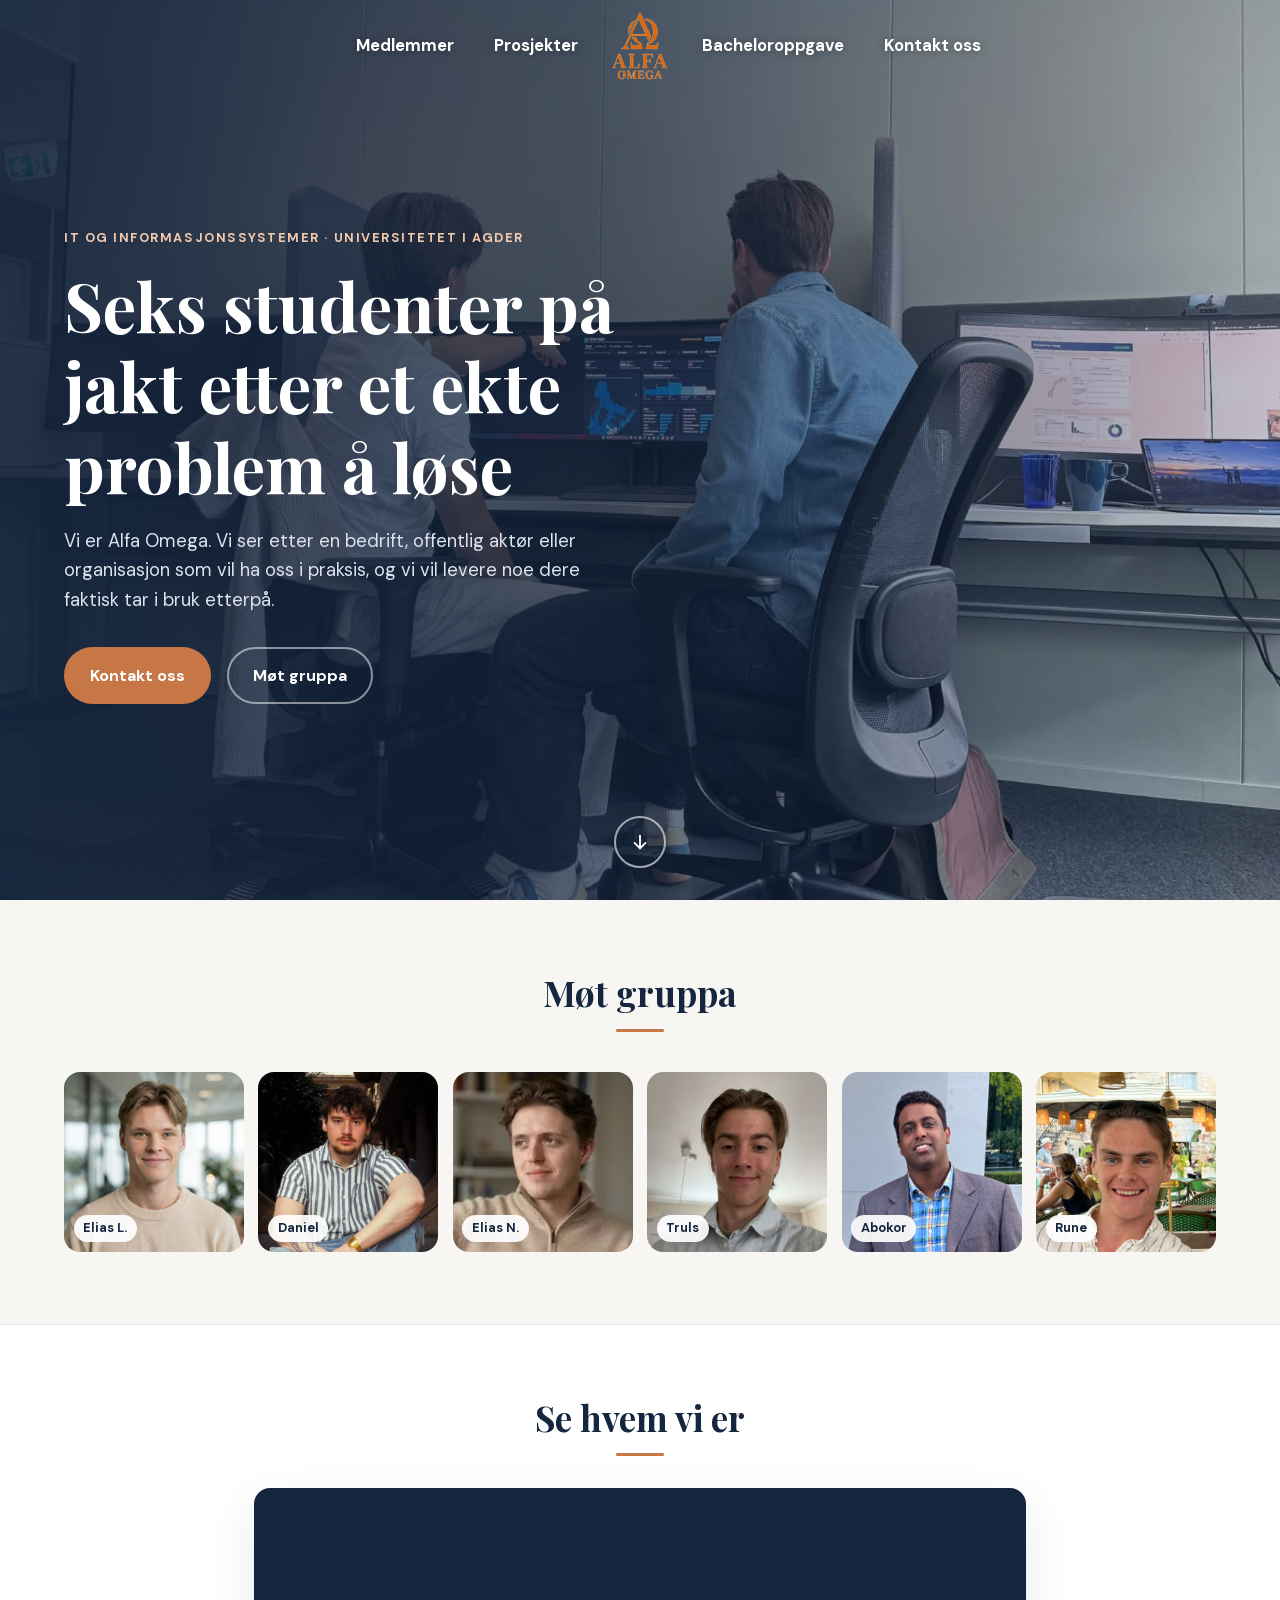
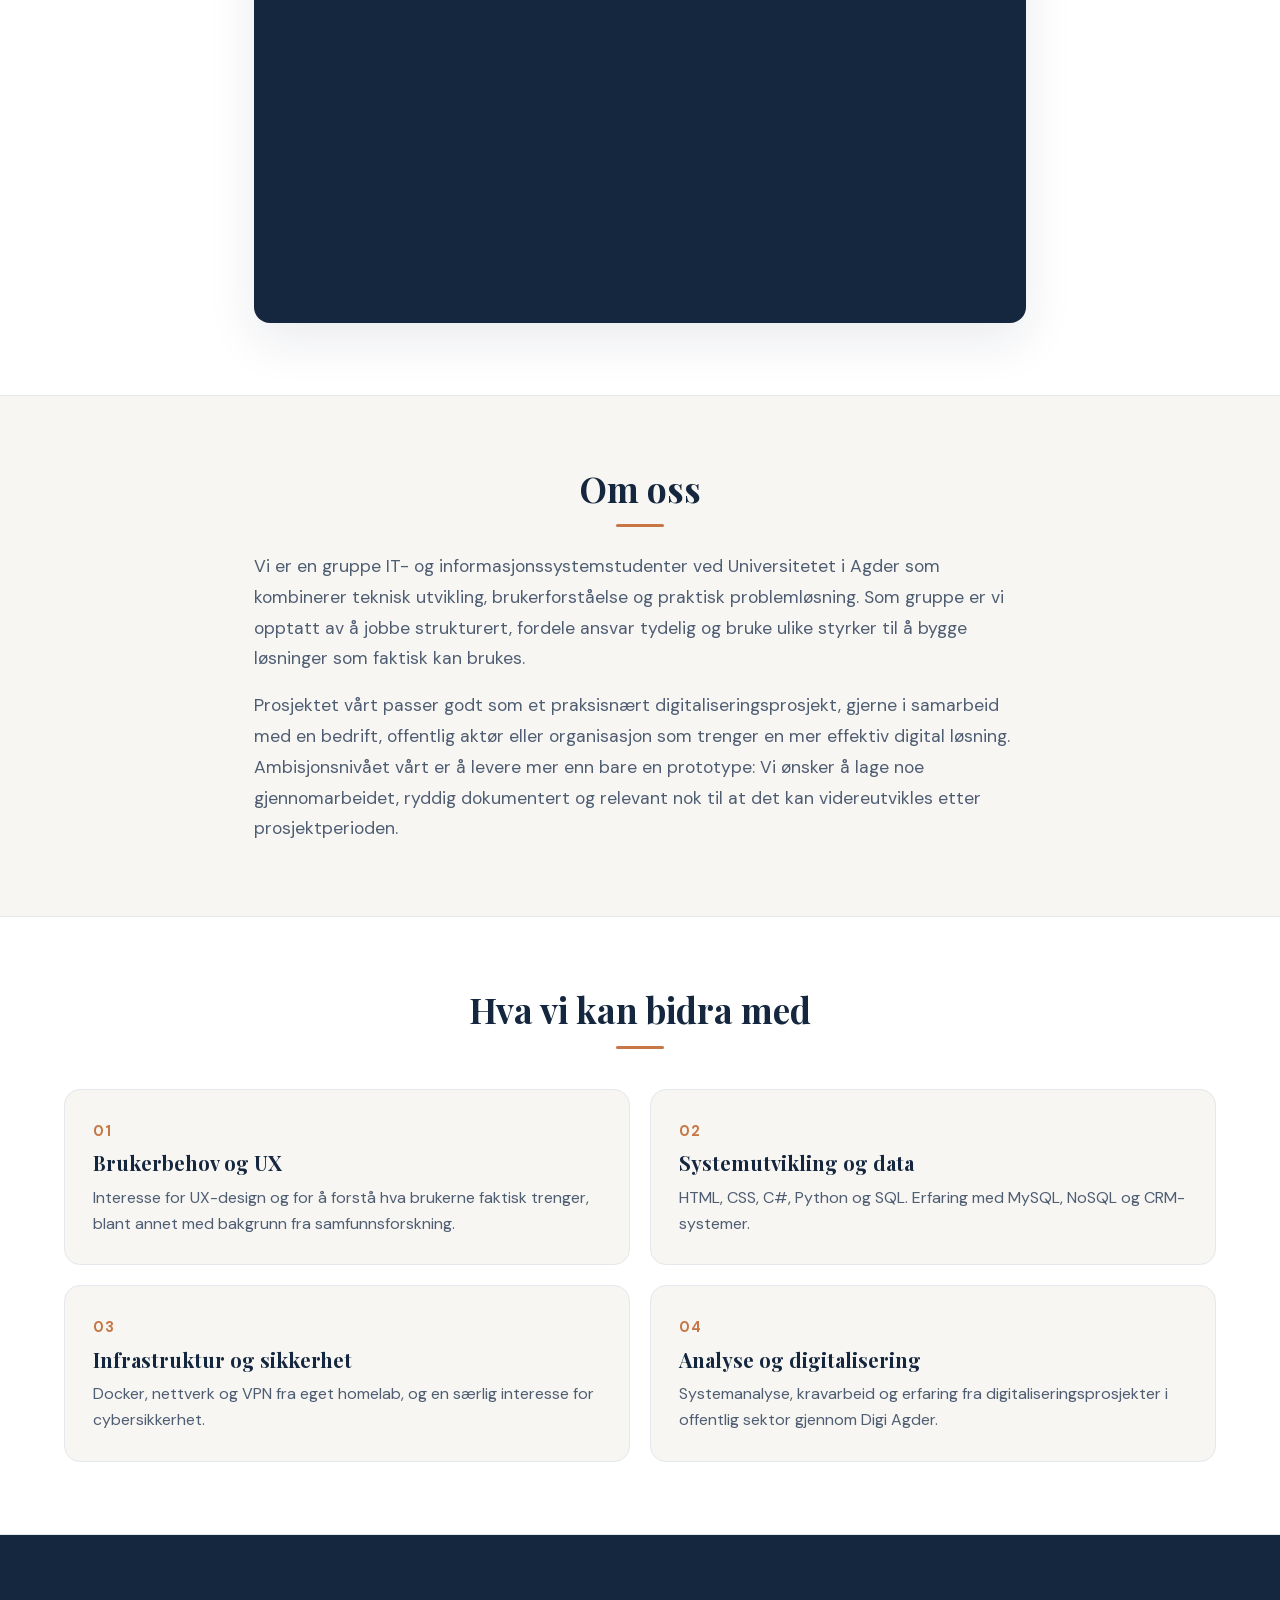
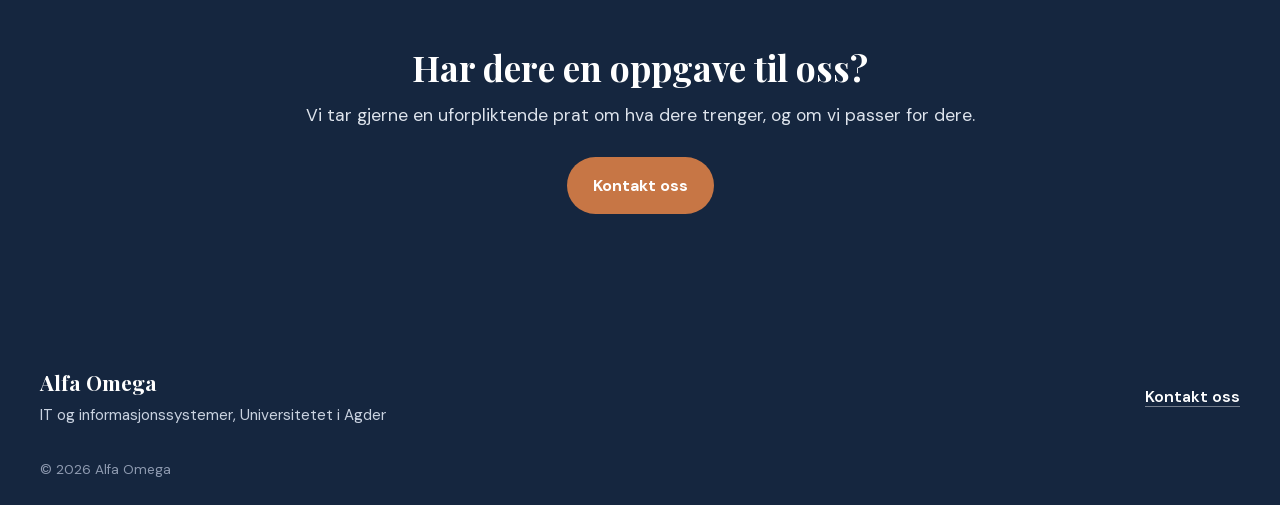
<file: index.html>
<!DOCTYPE html>
<html lang="no">
<head>
    <meta charset="utf-8" />
    <meta name="viewport" content="width=device-width, initial-scale=1.0" />
    <title>Alfa Omega | IT-studenter ved UiA som søker praksisbedrift</title>
    <meta name="description" content="Alfa Omega er seks IT- og informasjonssystemstudenter ved Universitetet i Agder som søker praksisbedrift." />
    <meta property="og:title" content="Alfa Omega | IT-studenter ved UiA som søker praksisbedrift" />
    <meta property="og:description" content="Alfa Omega er seks IT- og informasjonssystemstudenter ved Universitetet i Agder som søker praksisbedrift." />
    <meta property="og:image" content="https://thelyng.dev/images/opt/logo.png" />
    <meta property="og:type" content="website" />
    <meta name="theme-color" content="#15263F" />
    <link rel="icon" href="favicon.ico?v=2" sizes="any" />
    <link rel="icon" href="images/favicon-32.png?v=2" type="image/png" sizes="32x32" />
    <link rel="icon" href="images/icon-192.png?v=2" type="image/png" sizes="192x192" />
    <link rel="apple-touch-icon" href="images/apple-touch-icon.png?v=2" />
    <link rel="preload" href="fonts/dm-sans-latin.woff2" as="font" type="font/woff2" crossorigin>
    <link rel="preload" href="fonts/playfair-display-latin.woff2" as="font" type="font/woff2" crossorigin>
    <link rel="stylesheet" href="css/site.css?v=16" />
</head>
<body>
    <a class="skip-link" href="#innhold">Hopp til innhold</a>
    <header class="site-header site-header--overlay">
        <div class="header-content">
            <nav class="site-nav site-nav-left" aria-label="Hovedmeny">
                <a href="medlemmer.html">Medlemmer</a>
                <a href="prosjekter.html">Prosjekter</a>
            </nav>
            <a class="site-logo" href="index.html" aria-label="Alfa Omega, til forsiden">
                <img src="images/opt/logo.png" alt="Alfa Omega" width="337" height="400" />
            </a>
            <nav class="site-nav site-nav-right" aria-label="Hovedmeny, fortsettelse">
                <a href="bacheloroppgave.html">Bacheloroppgave</a>
                <a href="kontakt.html">Kontakt oss</a>
            </nav>
            <button class="nav-toggle" type="button" aria-expanded="false" aria-controls="hovedmeny">
                <span class="nav-toggle-bar"></span><span class="visually-hidden">Meny</span>
            </button>
        </div>
        <nav class="mobile-nav" id="hovedmeny" aria-label="Meny">
            <a href="medlemmer.html">Medlemmer</a>
            <a href="prosjekter.html">Prosjekter</a>
            <a href="bacheloroppgave.html">Bacheloroppgave</a>
            <a href="kontakt.html">Kontakt oss</a>
        </nav>
    </header>

    <main id="innhold">
        <section class="hero hero--photo">
            <div class="hero-inner">
                <div class="hero-text">
                    <p class="eyebrow">IT og informasjonssystemer &middot; Universitetet i Agder</p>
                    <h1>Seks studenter på jakt etter et ekte problem å løse</h1>
                    <p class="lead">Vi er Alfa Omega. Vi ser etter en bedrift, offentlig aktør eller organisasjon som vil ha oss i praksis, og vi vil levere noe dere faktisk tar i bruk etterpå.</p>
                    <div class="hero-actions">
                        <a class="btn btn-primary" href="kontakt.html">Kontakt oss</a>
                        <a class="btn btn-ghost-light" href="medlemmer.html">Møt gruppa</a>
                    </div>
                </div>
            </div>
            <a class="scroll-down" href="#gruppa" aria-label="Scroll ned til gruppa">
                <svg viewBox="0 0 24 24" aria-hidden="true"><path fill="none" stroke="currentColor" stroke-width="2" stroke-linecap="round" stroke-linejoin="round" d="M12 5v14m0 0 6-6m-6 6-6-6"/></svg>
            </a>
        </section>

        <section class="section team-section" id="gruppa">
            <div class="wide">
                <h2 class="section-title">Møt gruppa</h2>
                <div class="face-grid face-grid--row" aria-label="Gruppemedlemmene">
                    <a href="medlemmer.html#elias-lyng" class="face" style="--i:0"><img src="images/opt/elias-lyng-sq.jpg" alt="Elias Lyng" width="480" height="480" loading="eager" /><span>Elias L.</span></a>
                    <a href="medlemmer.html#daniel-tallaksen" class="face" style="--i:1"><img src="images/opt/daniel-tallaksen-sq.jpg" alt="Daniel Tallaksen" width="480" height="480" loading="eager" /><span>Daniel</span></a>
                    <a href="medlemmer.html#elias-norbakk" class="face" style="--i:2"><img src="images/opt/elias-norbakk-sq.jpg" alt="Elias Nikolai Norbakk" width="480" height="480" loading="eager" /><span>Elias N.</span></a>
                    <a href="medlemmer.html#truls-reime" class="face" style="--i:3"><img src="images/opt/truls-reime-sq.jpg" alt="Truls Reime" width="480" height="480" loading="eager" /><span>Truls</span></a>
                    <a href="medlemmer.html#abokor-mahamed" class="face" style="--i:4"><img src="images/abokor.png" alt="Abokor Osman Mahamed" width="480" height="480" loading="eager" /><span>Abokor</span></a>
                    <a href="medlemmer.html#rune-kvame" class="face" style="--i:5"><img src="images/opt/rune-kvame-sq.jpg" alt="Rune Kvame" width="480" height="480" loading="eager" /><span>Rune</span></a>
                </div>
            </div>
        </section>

        <section class="section video-section" id="video">
            <div class="narrow">
                <h2 class="section-title">Se hvem vi er</h2>
                <div class="video-frame">
                    <iframe src="https://www.youtube-nocookie.com/embed/tVhLFVAJoPY" title="Promovideo fra Alfa Omega"
                        allow="accelerometer; encrypted-media; gyroscope; picture-in-picture" allowfullscreen loading="lazy"></iframe>
                </div>
            </div>
        </section>

        <section class="section about-section">
            <div class="narrow">
                <h2 class="section-title">Om oss</h2>
                <p class="about-text">
                    Vi er en gruppe IT- og informasjonssystemstudenter ved Universitetet i Agder som kombinerer teknisk utvikling,
                    brukerforståelse og praktisk problemløsning. Som gruppe er vi opptatt av å jobbe strukturert, fordele ansvar
                    tydelig og bruke ulike styrker til å bygge løsninger som faktisk kan brukes.
                </p>
                <p class="about-text">
                    Prosjektet vårt passer godt som et praksisnært digitaliseringsprosjekt, gjerne i samarbeid med en bedrift,
                    offentlig aktør eller organisasjon som trenger en mer effektiv digital løsning. Ambisjonsnivået vårt er å levere
                    mer enn bare en prototype: Vi ønsker å lage noe gjennomarbeidet, ryddig dokumentert og relevant nok til at det
                    kan videreutvikles etter prosjektperioden.
                </p>
            </div>
        </section>

        <section class="section skills-section">
            <div class="wide">
                <h2 class="section-title">Hva vi kan bidra med</h2>
                <div class="skill-grid">
                <article class="skill-card">
                    <span class="skill-num">01</span>
                    <h3>Brukerbehov og UX</h3>
                    <p>Interesse for UX-design og for å forstå hva brukerne faktisk trenger, blant annet med bakgrunn fra samfunnsforskning.</p>
                </article>
                <article class="skill-card">
                    <span class="skill-num">02</span>
                    <h3>Systemutvikling og data</h3>
                    <p>HTML, CSS, C#, Python og SQL. Erfaring med MySQL, NoSQL og CRM-systemer.</p>
                </article>
                <article class="skill-card">
                    <span class="skill-num">03</span>
                    <h3>Infrastruktur og sikkerhet</h3>
                    <p>Docker, nettverk og VPN fra eget homelab, og en særlig interesse for cybersikkerhet.</p>
                </article>
                <article class="skill-card">
                    <span class="skill-num">04</span>
                    <h3>Analyse og digitalisering</h3>
                    <p>Systemanalyse, kravarbeid og erfaring fra digitaliseringsprosjekter i offentlig sektor gjennom Digi Agder.</p>
                </article>
                </div>
            </div>
        </section>

        <section class="section cta-band">
            <div class="narrow">
                <h2>Har dere en oppgave til oss?</h2>
                <p>Vi tar gjerne en uforpliktende prat om hva dere trenger, og om vi passer for dere.</p>
                <a class="btn btn-primary" href="kontakt.html">Kontakt oss</a>
            </div>
        </section>
    </main>

    <footer class="site-footer">
        <div class="footer-inner">
            <div>
                <strong>Alfa Omega</strong>
                <p>IT og informasjonssystemer, Universitetet i Agder</p>
            </div>
            <a class="footer-link" href="kontakt.html">Kontakt oss</a>
        </div>
        <p class="footer-copy">&copy; 2026 Alfa Omega</p>
    </footer>

    <script src="js/site.js?v=16"></script>
</body>
</html>
</file>
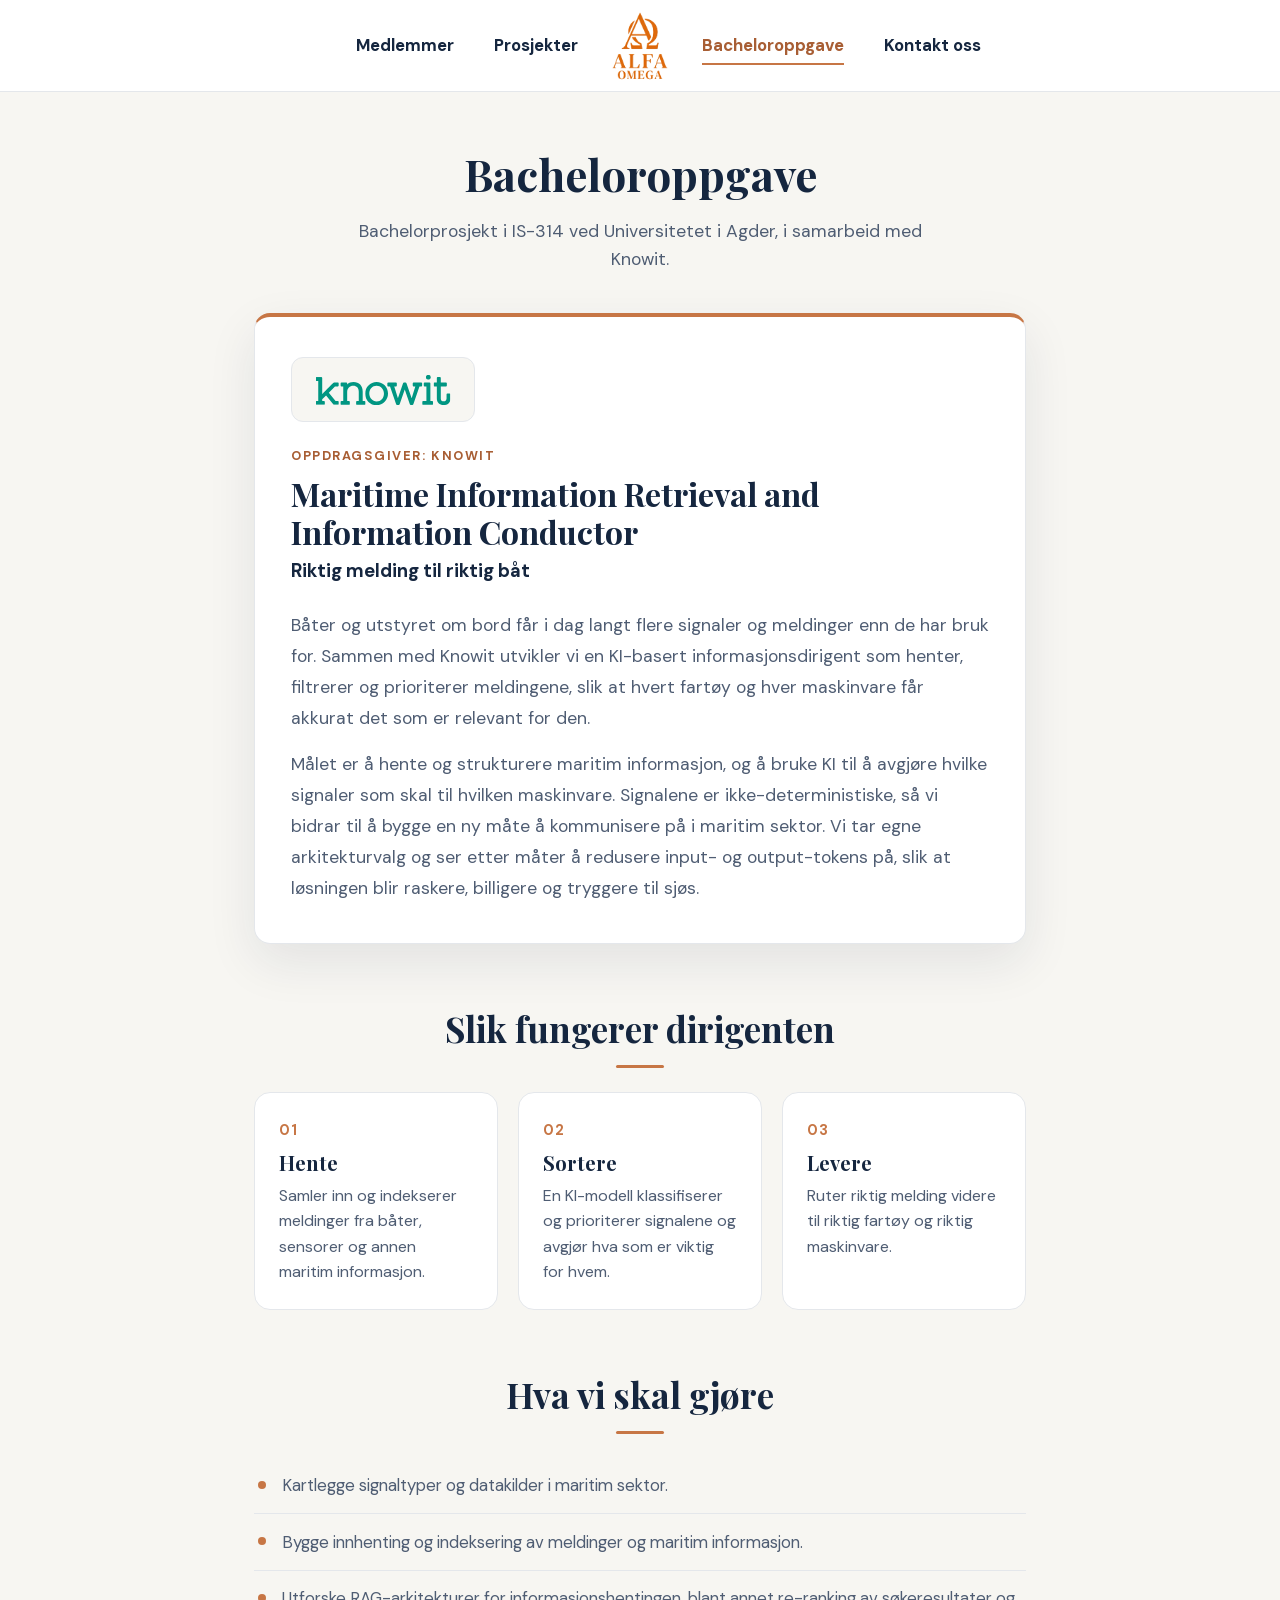
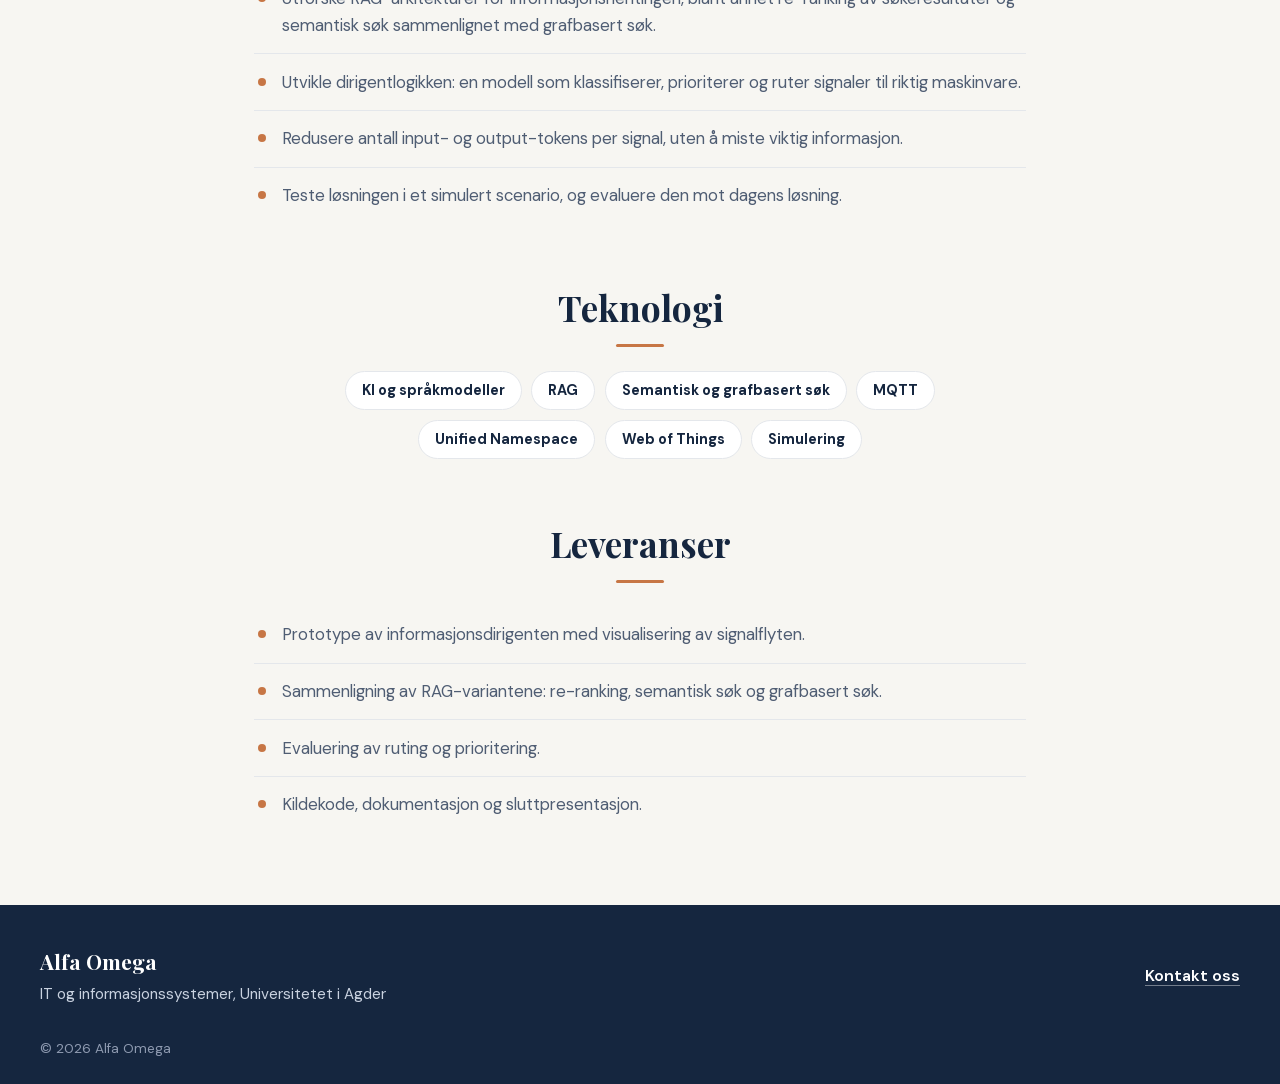
<file: bacheloroppgave.html>
<!DOCTYPE html>
<html lang="no">
<head>
    <meta charset="utf-8" />
    <meta name="viewport" content="width=device-width, initial-scale=1.0" />
    <title>Bacheloroppgave | Alfa Omega</title>
    <meta name="description" content="Bacheloroppgaven til Alfa Omega: en KI-basert informasjonsdirigent for maritim sektor, i samarbeid med Knowit." />
    <meta property="og:title" content="Bacheloroppgave | Alfa Omega" />
    <meta property="og:description" content="Bacheloroppgaven til Alfa Omega: en KI-basert informasjonsdirigent for maritim sektor, i samarbeid med Knowit." />
    <meta property="og:image" content="https://thelyng.dev/images/opt/logo.png" />
    <meta property="og:type" content="website" />
    <meta name="theme-color" content="#15263F" />
    <link rel="icon" href="favicon.ico?v=2" sizes="any" />
    <link rel="icon" href="images/favicon-32.png?v=2" type="image/png" sizes="32x32" />
    <link rel="icon" href="images/icon-192.png?v=2" type="image/png" sizes="192x192" />
    <link rel="apple-touch-icon" href="images/apple-touch-icon.png?v=2" />
    <link rel="preload" href="fonts/dm-sans-latin.woff2" as="font" type="font/woff2" crossorigin>
    <link rel="preload" href="fonts/playfair-display-latin.woff2" as="font" type="font/woff2" crossorigin>
    <link rel="stylesheet" href="css/site.css?v=16" />
</head>
<body>
    <a class="skip-link" href="#innhold">Hopp til innhold</a>
    <header class="site-header">
        <div class="header-content">
            <nav class="site-nav site-nav-left" aria-label="Hovedmeny">
                <a href="medlemmer.html">Medlemmer</a>
                <a href="prosjekter.html">Prosjekter</a>
            </nav>
            <a class="site-logo" href="index.html" aria-label="Alfa Omega, til forsiden">
                <img src="images/opt/logo.png" alt="Alfa Omega" width="337" height="400" />
            </a>
            <nav class="site-nav site-nav-right" aria-label="Hovedmeny, fortsettelse">
                <a href="bacheloroppgave.html" aria-current="page">Bacheloroppgave</a>
                <a href="kontakt.html">Kontakt oss</a>
            </nav>
            <button class="nav-toggle" type="button" aria-expanded="false" aria-controls="hovedmeny">
                <span class="nav-toggle-bar"></span><span class="visually-hidden">Meny</span>
            </button>
        </div>
        <nav class="mobile-nav" id="hovedmeny" aria-label="Meny">
            <a href="medlemmer.html">Medlemmer</a>
            <a href="prosjekter.html">Prosjekter</a>
            <a href="bacheloroppgave.html" aria-current="page">Bacheloroppgave</a>
            <a href="kontakt.html">Kontakt oss</a>
        </nav>
    </header>

    <main id="innhold">
        <div class="page-head">
            <h1 class="page-title">Bacheloroppgave</h1>
            <p class="page-intro">Bachelorprosjekt i IS-314 ved Universitetet i Agder, i samarbeid med Knowit.</p>
        </div>
        <div class="narrow">
            <article class="bachelor-card">
                <div class="bachelor-logo">
                    <img src="images/opt/knowit-logo.svg" alt="Knowit" width="125" height="30" />
                </div>
                <p class="bachelor-label">Oppdragsgiver: Knowit</p>
                <h2 class="bachelor-title">Maritime Information Retrieval and Information Conductor</h2>
                <p class="bachelor-tagline">Riktig melding til riktig båt</p>
                <p class="about-text">
                    Båter og utstyret om bord får i dag langt flere signaler og meldinger enn de har bruk for.
                    Sammen med Knowit utvikler vi en KI-basert informasjonsdirigent som henter, filtrerer og prioriterer
                    meldingene, slik at hvert fartøy og hver maskinvare får akkurat det som er relevant for den.
                </p>
                <p class="about-text">
                    Målet er å hente og strukturere maritim informasjon, og å bruke KI til å avgjøre hvilke signaler som skal
                    til hvilken maskinvare. Signalene er ikke-deterministiske, så vi bidrar til å bygge en ny måte å kommunisere
                    på i maritim sektor. Vi tar egne arkitekturvalg og ser etter måter å redusere input- og output-tokens på,
                    slik at løsningen blir raskere, billigere og tryggere til sjøs.
                </p>
            </article>

            <section class="bachelor-section">
                <h2 class="section-title">Slik fungerer dirigenten</h2>
                <ol class="bachelor-steps">
                    <li>
                        <span class="skill-num">01</span>
                        <h3>Hente</h3>
                        <p>Samler inn og indekserer meldinger fra båter, sensorer og annen maritim informasjon.</p>
                    </li>
                    <li>
                        <span class="skill-num">02</span>
                        <h3>Sortere</h3>
                        <p>En KI-modell klassifiserer og prioriterer signalene og avgjør hva som er viktig for hvem.</p>
                    </li>
                    <li>
                        <span class="skill-num">03</span>
                        <h3>Levere</h3>
                        <p>Ruter riktig melding videre til riktig fartøy og riktig maskinvare.</p>
                    </li>
                </ol>
            </section>

            <section class="bachelor-section">
                <h2 class="section-title">Hva vi skal gjøre</h2>
                <ul class="bachelor-list">
                    <li>Kartlegge signaltyper og datakilder i maritim sektor.</li>
                    <li>Bygge innhenting og indeksering av meldinger og maritim informasjon.</li>
                    <li>Utforske RAG-arkitekturer for informasjonshentingen, blant annet re-ranking av søkeresultater og semantisk søk sammenlignet med grafbasert søk.</li>
                    <li>Utvikle dirigentlogikken: en modell som klassifiserer, prioriterer og ruter signaler til riktig maskinvare.</li>
                    <li>Redusere antall input- og output-tokens per signal, uten å miste viktig informasjon.</li>
                    <li>Teste løsningen i et simulert scenario, og evaluere den mot dagens løsning.</li>
                </ul>
            </section>

            <section class="bachelor-section">
                <h2 class="section-title">Teknologi</h2>
                <ul class="bachelor-tags" aria-label="Teknologier i prosjektet">
                    <li>KI og språkmodeller</li>
                    <li>RAG</li>
                    <li>Semantisk og grafbasert søk</li>
                    <li>MQTT</li>
                    <li>Unified Namespace</li>
                    <li>Web of Things</li>
                    <li>Simulering</li>
                </ul>
            </section>

            <section class="bachelor-section">
                <h2 class="section-title">Leveranser</h2>
                <ul class="bachelor-list">
                    <li>Prototype av informasjonsdirigenten med visualisering av signalflyten.</li>
                    <li>Sammenligning av RAG-variantene: re-ranking, semantisk søk og grafbasert søk.</li>
                    <li>Evaluering av ruting og prioritering.</li>
                    <li>Kildekode, dokumentasjon og sluttpresentasjon.</li>
                </ul>
            </section>
        </div>
    </main>

    <footer class="site-footer">
        <div class="footer-inner">
            <div>
                <strong>Alfa Omega</strong>
                <p>IT og informasjonssystemer, Universitetet i Agder</p>
            </div>
            <a class="footer-link" href="kontakt.html">Kontakt oss</a>
        </div>
        <p class="footer-copy">&copy; 2026 Alfa Omega</p>
    </footer>

    <script src="js/site.js?v=16"></script>
</body>
</html>
</file>
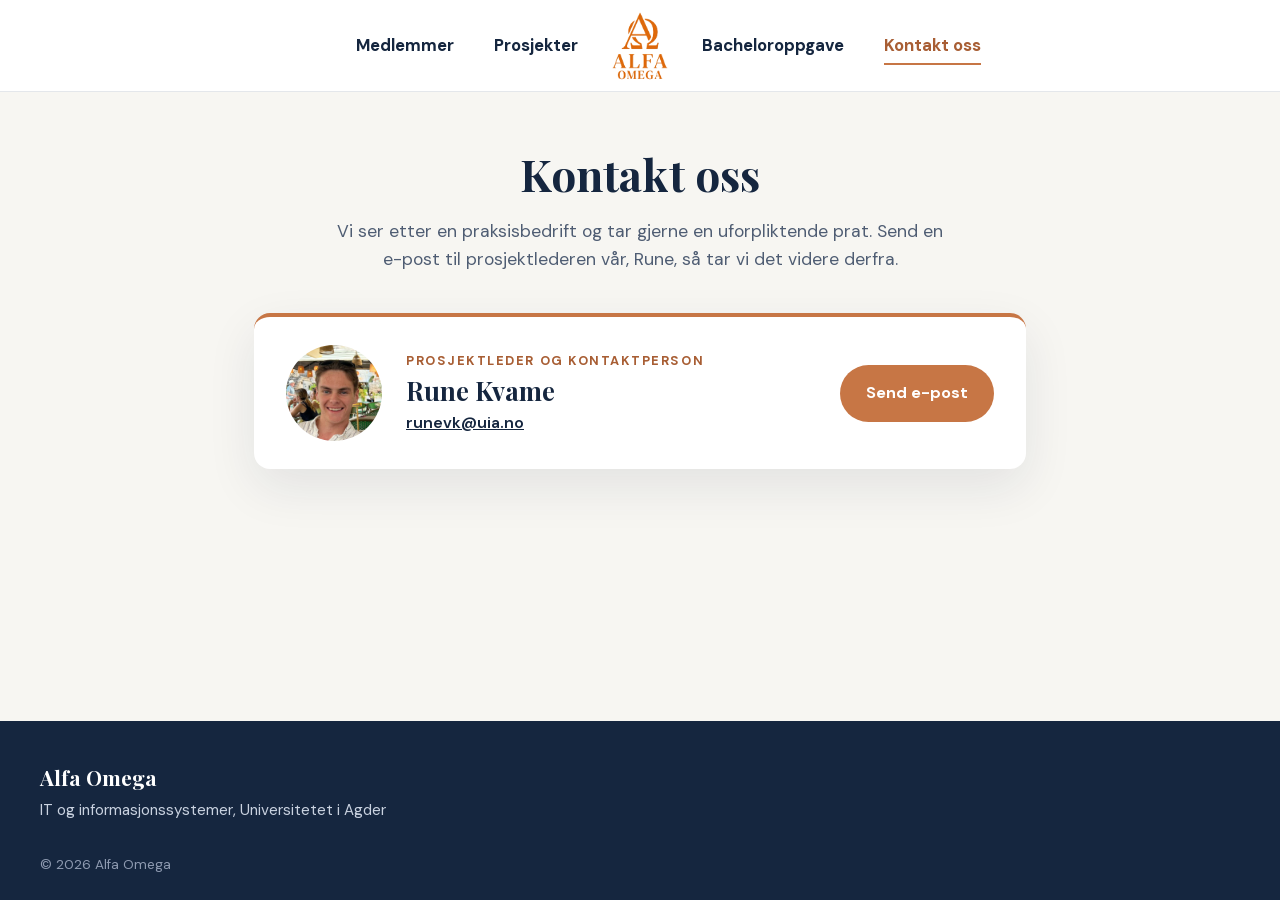
<file: kontakt.html>
<!DOCTYPE html>
<html lang="no">
<head>
    <meta charset="utf-8" />
    <meta name="viewport" content="width=device-width, initial-scale=1.0" />
    <title>Kontakt oss | Alfa Omega</title>
    <meta name="description" content="Ta kontakt med Alfa Omega om praksisplass." />
    <meta property="og:title" content="Kontakt oss | Alfa Omega" />
    <meta property="og:description" content="Ta kontakt med Alfa Omega om praksisplass." />
    <meta property="og:image" content="https://thelyng.dev/images/opt/logo.png" />
    <meta property="og:type" content="website" />
    <meta name="theme-color" content="#15263F" />
    <link rel="icon" href="favicon.ico?v=2" sizes="any" />
    <link rel="icon" href="images/favicon-32.png?v=2" type="image/png" sizes="32x32" />
    <link rel="icon" href="images/icon-192.png?v=2" type="image/png" sizes="192x192" />
    <link rel="apple-touch-icon" href="images/apple-touch-icon.png?v=2" />
    <link rel="preload" href="fonts/dm-sans-latin.woff2" as="font" type="font/woff2" crossorigin>
    <link rel="preload" href="fonts/playfair-display-latin.woff2" as="font" type="font/woff2" crossorigin>
    <link rel="stylesheet" href="css/site.css?v=16" />
</head>
<body>
    <a class="skip-link" href="#innhold">Hopp til innhold</a>
    <header class="site-header">
        <div class="header-content">
            <nav class="site-nav site-nav-left" aria-label="Hovedmeny">
                <a href="medlemmer.html">Medlemmer</a>
                <a href="prosjekter.html">Prosjekter</a>
            </nav>
            <a class="site-logo" href="index.html" aria-label="Alfa Omega, til forsiden">
                <img src="images/opt/logo.png" alt="Alfa Omega" width="337" height="400" />
            </a>
            <nav class="site-nav site-nav-right" aria-label="Hovedmeny, fortsettelse">
                <a href="bacheloroppgave.html">Bacheloroppgave</a>
                <a href="kontakt.html" aria-current="page">Kontakt oss</a>
            </nav>
            <button class="nav-toggle" type="button" aria-expanded="false" aria-controls="hovedmeny">
                <span class="nav-toggle-bar"></span><span class="visually-hidden">Meny</span>
            </button>
        </div>
        <nav class="mobile-nav" id="hovedmeny" aria-label="Meny">
            <a href="medlemmer.html">Medlemmer</a>
            <a href="prosjekter.html">Prosjekter</a>
            <a href="bacheloroppgave.html">Bacheloroppgave</a>
            <a href="kontakt.html" aria-current="page">Kontakt oss</a>
        </nav>
    </header>

    <main id="innhold">
        <div class="page-head">
            <h1 class="page-title">Kontakt oss</h1>
            <p class="page-intro">Vi ser etter en praksisbedrift og tar gjerne en uforpliktende prat. Send en e-post til prosjektlederen vår, Rune, så tar vi det videre derfra.</p>
        </div>
        <div class="narrow">
            <div class="contact-primary">
                <img src="images/opt/rune-kvame-sq.jpg" alt="" class="contact-primary-photo" width="480" height="480" />
                <div class="contact-primary-text">
                    <p class="contact-primary-role">Prosjektleder og kontaktperson</p>
                    <h2 class="contact-primary-name">Rune Kvame</h2>
                    <a class="contact-primary-mail" href="mailto:runevk@uia.no">runevk@uia.no</a>
                </div>
                <a class="btn btn-primary" href="mailto:runevk@uia.no">Send e-post</a>
            </div>
        </div>
    </main>

    <footer class="site-footer">
        <div class="footer-inner">
            <div>
                <strong>Alfa Omega</strong>
                <p>IT og informasjonssystemer, Universitetet i Agder</p>
            </div>
        </div>
        <p class="footer-copy">&copy; 2026 Alfa Omega</p>
    </footer>

    <script src="js/site.js?v=16"></script>
</body>
</html>
</file>
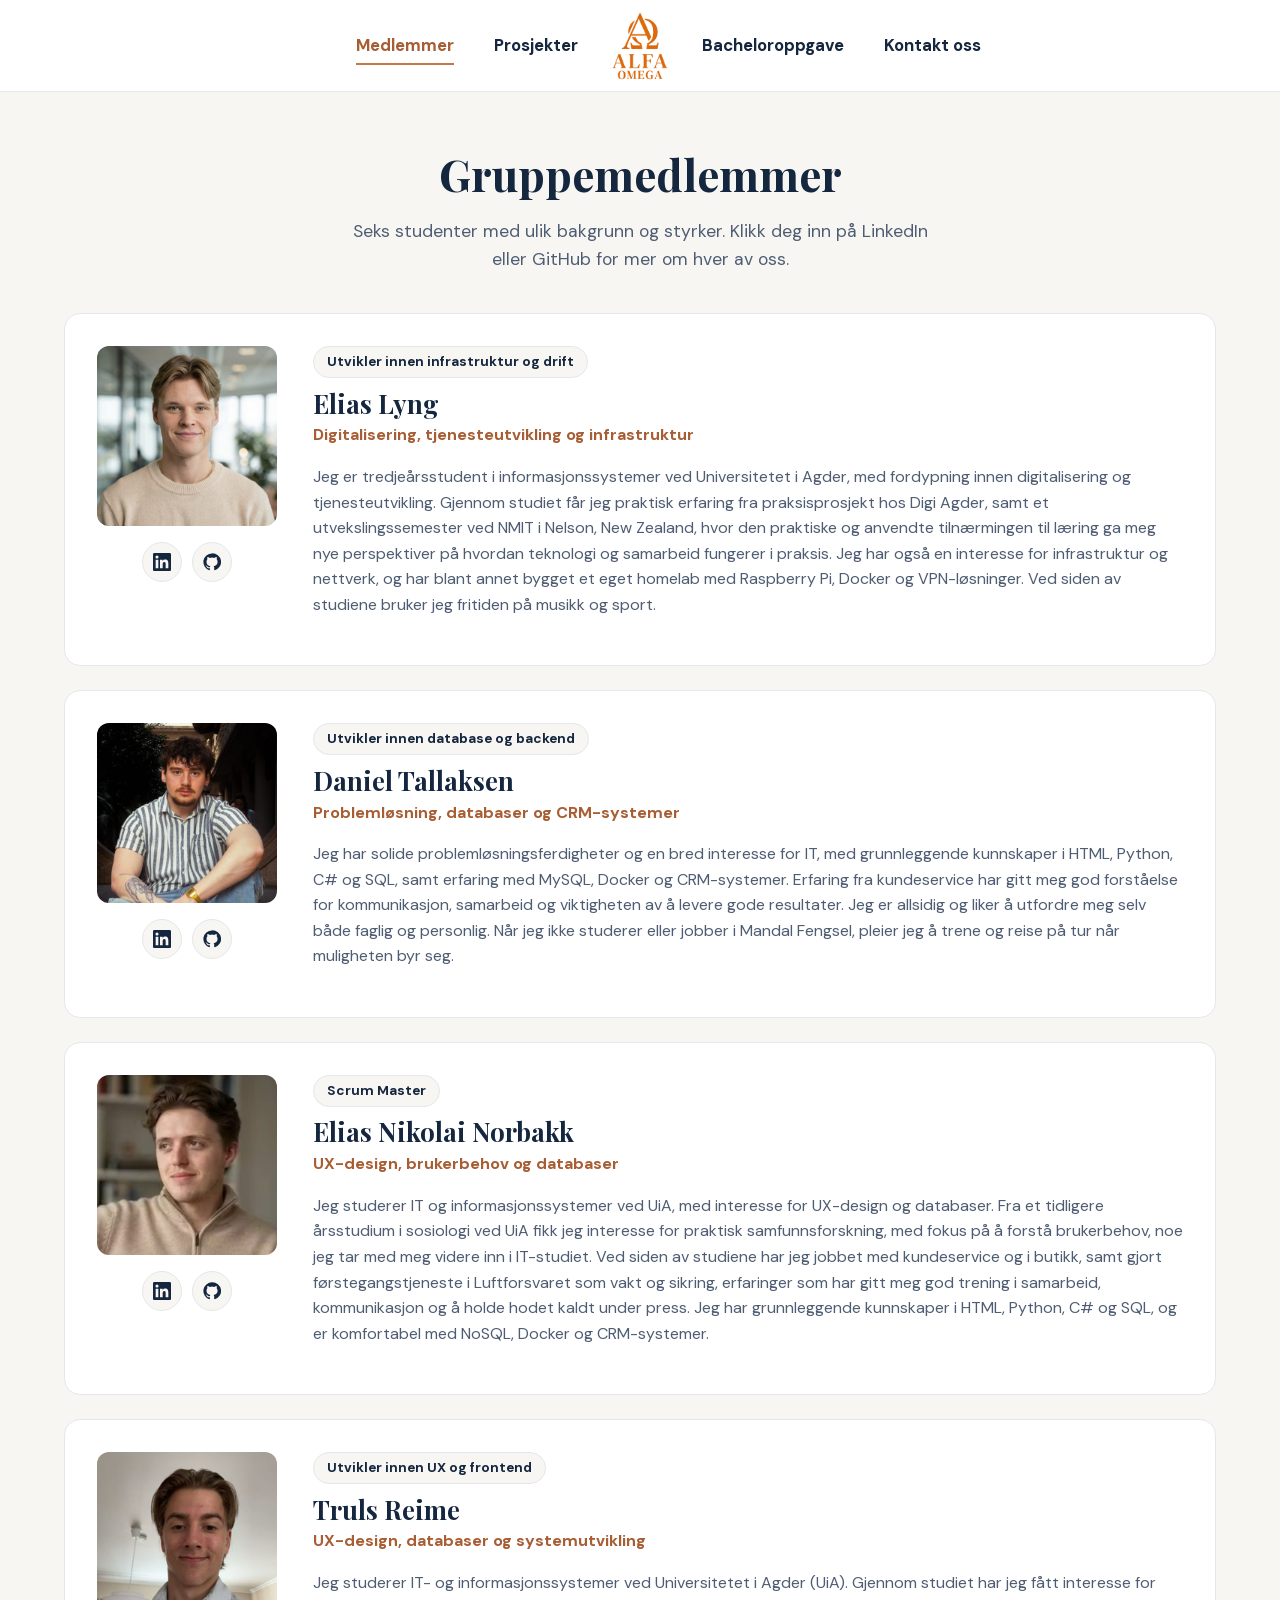
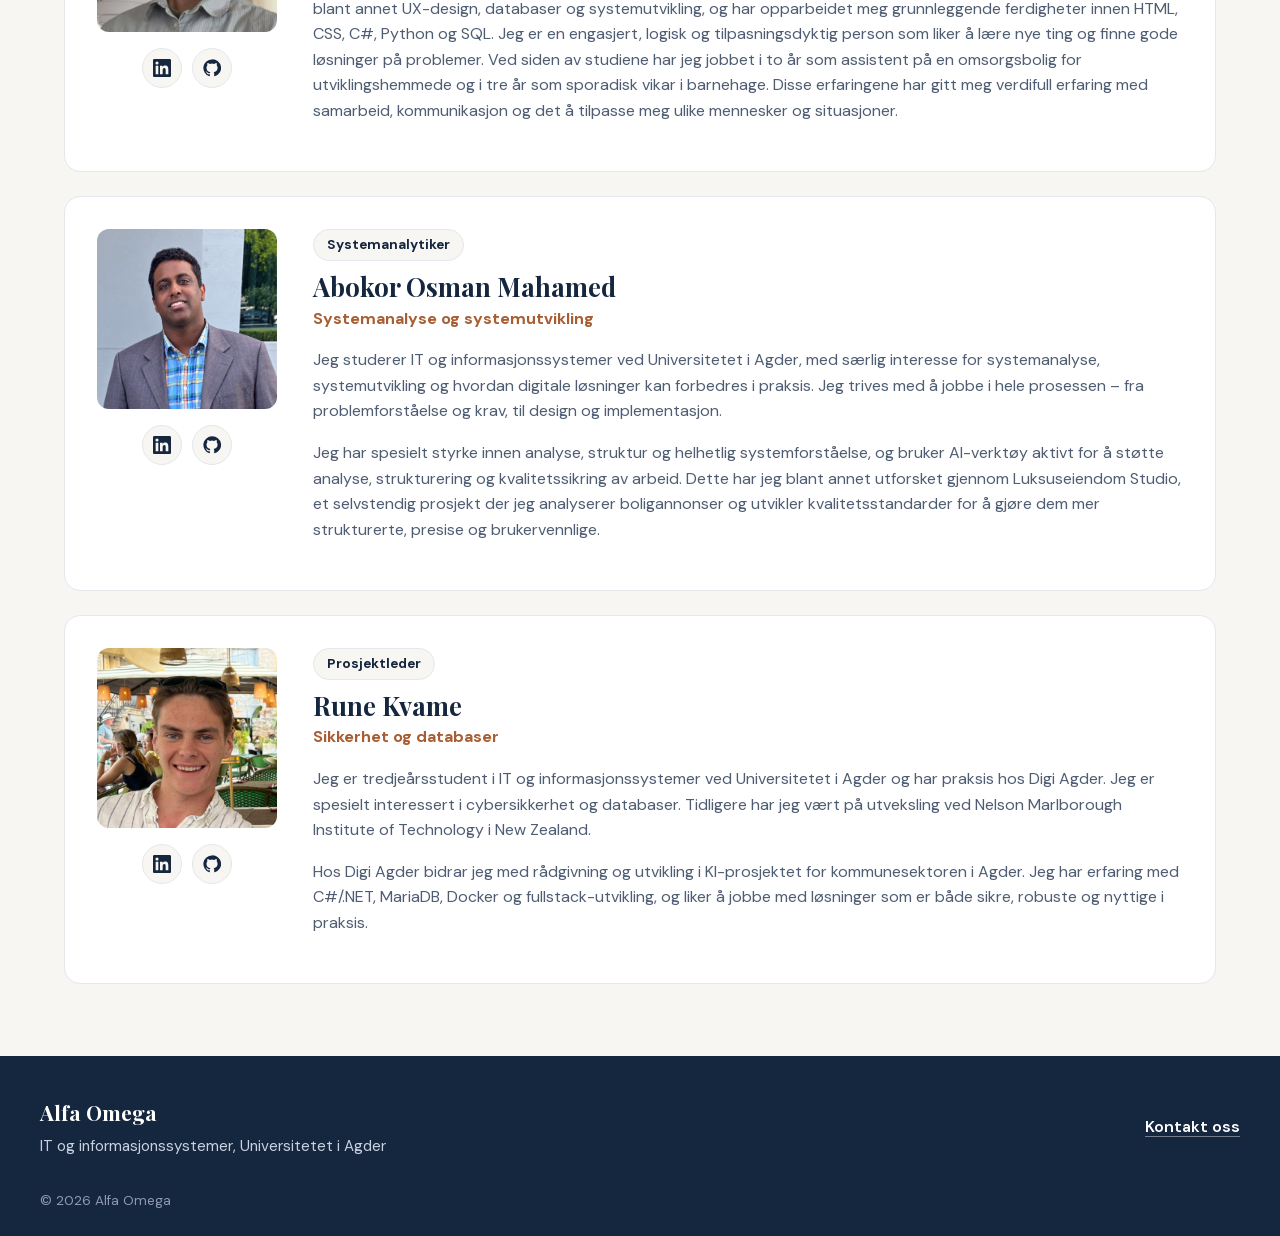
<file: medlemmer.html>
<!DOCTYPE html>
<html lang="no">
<head>
    <meta charset="utf-8" />
    <meta name="viewport" content="width=device-width, initial-scale=1.0" />
    <title>Medlemmer | Alfa Omega</title>
    <meta name="description" content="Møt de seks studentene i Alfa Omega." />
    <meta property="og:title" content="Medlemmer | Alfa Omega" />
    <meta property="og:description" content="Møt de seks studentene i Alfa Omega." />
    <meta property="og:image" content="https://thelyng.dev/images/opt/logo.png" />
    <meta property="og:type" content="website" />
    <meta name="theme-color" content="#15263F" />
    <link rel="icon" href="favicon.ico?v=2" sizes="any" />
    <link rel="icon" href="images/favicon-32.png?v=2" type="image/png" sizes="32x32" />
    <link rel="icon" href="images/icon-192.png?v=2" type="image/png" sizes="192x192" />
    <link rel="apple-touch-icon" href="images/apple-touch-icon.png?v=2" />
    <link rel="preload" href="fonts/dm-sans-latin.woff2" as="font" type="font/woff2" crossorigin>
    <link rel="preload" href="fonts/playfair-display-latin.woff2" as="font" type="font/woff2" crossorigin>
    <link rel="stylesheet" href="css/site.css?v=16" />
</head>
<body>
    <a class="skip-link" href="#innhold">Hopp til innhold</a>
    <header class="site-header">
        <div class="header-content">
            <nav class="site-nav site-nav-left" aria-label="Hovedmeny">
                <a href="medlemmer.html" aria-current="page">Medlemmer</a>
                <a href="prosjekter.html">Prosjekter</a>
            </nav>
            <a class="site-logo" href="index.html" aria-label="Alfa Omega, til forsiden">
                <img src="images/opt/logo.png" alt="Alfa Omega" width="337" height="400" />
            </a>
            <nav class="site-nav site-nav-right" aria-label="Hovedmeny, fortsettelse">
                <a href="bacheloroppgave.html">Bacheloroppgave</a>
                <a href="kontakt.html">Kontakt oss</a>
            </nav>
            <button class="nav-toggle" type="button" aria-expanded="false" aria-controls="hovedmeny">
                <span class="nav-toggle-bar"></span><span class="visually-hidden">Meny</span>
            </button>
        </div>
        <nav class="mobile-nav" id="hovedmeny" aria-label="Meny">
            <a href="medlemmer.html" aria-current="page">Medlemmer</a>
            <a href="prosjekter.html">Prosjekter</a>
            <a href="bacheloroppgave.html">Bacheloroppgave</a>
            <a href="kontakt.html">Kontakt oss</a>
        </nav>
    </header>

    <main id="innhold">
        <div class="page-head">
            <h1 class="page-title">Gruppemedlemmer</h1>
            <p class="page-intro">Seks studenter med ulik bakgrunn og styrker. Klikk deg inn på LinkedIn eller GitHub for mer om hver av oss.</p>
        </div>
        <div class="wide stack">
            <article class="member-card" id="elias-lyng">
                <div class="member-photo-col">
                    <img src="images/opt/elias-lyng-sq.jpg" alt="Elias Lyng" class="member-photo" width="480" height="480" loading="lazy" />
                    <div class="social-links">
                            <a href="https://www.linkedin.com/in/elias-lyng-153617336/" target="_blank" rel="noopener" aria-label="Elias Lyng på LinkedIn"><svg viewBox="0 0 24 24" aria-hidden="true"><path fill="currentColor" d="M20.45 20.45h-3.56v-5.57c0-1.33-.02-3.04-1.85-3.04-1.86 0-2.14 1.45-2.14 2.94v5.67H9.35V9h3.41v1.56h.05c.48-.9 1.64-1.85 3.37-1.85 3.6 0 4.27 2.37 4.27 5.46v6.28ZM5.34 7.43a2.06 2.06 0 1 1 0-4.13 2.06 2.06 0 0 1 0 4.13ZM7.12 20.45H3.56V9h3.56v11.45ZM22.22 0H1.77C.79 0 0 .77 0 1.73v20.54C0 23.23.79 24 1.77 24h20.45c.98 0 1.78-.77 1.78-1.73V1.73C24 .77 23.2 0 22.22 0Z"/></svg></a>
                            <a href="https://github.com/akaLyng" target="_blank" rel="noopener" aria-label="Elias Lyng på GitHub"><svg viewBox="0 0 24 24" aria-hidden="true"><path fill="currentColor" d="M12 .5a11.5 11.5 0 0 0-3.64 22.41c.58.1.79-.25.79-.56v-2c-3.2.7-3.88-1.37-3.88-1.37-.53-1.33-1.28-1.69-1.28-1.69-1.05-.71.08-.7.08-.7 1.16.08 1.77 1.19 1.77 1.19 1.03 1.77 2.7 1.26 3.36.96.1-.75.4-1.26.73-1.55-2.55-.29-5.24-1.28-5.24-5.69 0-1.26.45-2.29 1.19-3.1-.12-.29-.52-1.46.11-3.05 0 0 .97-.31 3.17 1.18a11 11 0 0 1 5.77 0c2.2-1.49 3.17-1.18 3.17-1.18.63 1.59.23 2.76.11 3.05.74.81 1.19 1.84 1.19 3.1 0 4.42-2.69 5.39-5.26 5.68.41.36.78 1.06.78 2.14v3.17c0 .31.21.67.8.56A11.5 11.5 0 0 0 12 .5Z"/></svg></a>
                        </div>
                </div>
                <div class="member-info">
                    <p class="member-title">Utvikler innen infrastruktur og drift</p>
                    <h2 class="member-name">Elias Lyng</h2>
                    <p class="member-role">Digitalisering, tjenesteutvikling og infrastruktur</p>
                    <p class="member-bio">Jeg er tredjeårsstudent i informasjonssystemer ved Universitetet i Agder, med fordypning innen digitalisering og tjenesteutvikling. Gjennom studiet får jeg praktisk erfaring fra praksisprosjekt hos Digi Agder, samt et utvekslingssemester ved NMIT i Nelson, New Zealand, hvor den praktiske og anvendte tilnærmingen til læring ga meg nye perspektiver på hvordan teknologi og samarbeid fungerer i praksis. Jeg har også en interesse for infrastruktur og nettverk, og har blant annet bygget et eget homelab med Raspberry Pi, Docker og VPN-løsninger. Ved siden av studiene bruker jeg fritiden på musikk og sport.</p>
                </div>
            </article>
            <article class="member-card" id="daniel-tallaksen">
                <div class="member-photo-col">
                    <img src="images/opt/daniel-tallaksen-sq.jpg" alt="Daniel Tallaksen" class="member-photo" width="480" height="480" loading="lazy" />
                    <div class="social-links">
                            <a href="https://www.linkedin.com/in/daniel-tallaksen-340138318/" target="_blank" rel="noopener" aria-label="Daniel Tallaksen på LinkedIn"><svg viewBox="0 0 24 24" aria-hidden="true"><path fill="currentColor" d="M20.45 20.45h-3.56v-5.57c0-1.33-.02-3.04-1.85-3.04-1.86 0-2.14 1.45-2.14 2.94v5.67H9.35V9h3.41v1.56h.05c.48-.9 1.64-1.85 3.37-1.85 3.6 0 4.27 2.37 4.27 5.46v6.28ZM5.34 7.43a2.06 2.06 0 1 1 0-4.13 2.06 2.06 0 0 1 0 4.13ZM7.12 20.45H3.56V9h3.56v11.45ZM22.22 0H1.77C.79 0 0 .77 0 1.73v20.54C0 23.23.79 24 1.77 24h20.45c.98 0 1.78-.77 1.78-1.73V1.73C24 .77 23.2 0 22.22 0Z"/></svg></a>
                            <a href="https://github.com/danieltallaksen" target="_blank" rel="noopener" aria-label="Daniel Tallaksen på GitHub"><svg viewBox="0 0 24 24" aria-hidden="true"><path fill="currentColor" d="M12 .5a11.5 11.5 0 0 0-3.64 22.41c.58.1.79-.25.79-.56v-2c-3.2.7-3.88-1.37-3.88-1.37-.53-1.33-1.28-1.69-1.28-1.69-1.05-.71.08-.7.08-.7 1.16.08 1.77 1.19 1.77 1.19 1.03 1.77 2.7 1.26 3.36.96.1-.75.4-1.26.73-1.55-2.55-.29-5.24-1.28-5.24-5.69 0-1.26.45-2.29 1.19-3.1-.12-.29-.52-1.46.11-3.05 0 0 .97-.31 3.17 1.18a11 11 0 0 1 5.77 0c2.2-1.49 3.17-1.18 3.17-1.18.63 1.59.23 2.76.11 3.05.74.81 1.19 1.84 1.19 3.1 0 4.42-2.69 5.39-5.26 5.68.41.36.78 1.06.78 2.14v3.17c0 .31.21.67.8.56A11.5 11.5 0 0 0 12 .5Z"/></svg></a>
                        </div>
                </div>
                <div class="member-info">
                    <p class="member-title">Utvikler innen database og backend</p>
                    <h2 class="member-name">Daniel Tallaksen</h2>
                    <p class="member-role">Problemløsning, databaser og CRM-systemer</p>
                    <p class="member-bio">Jeg har solide problemløsningsferdigheter og en bred interesse for IT, med grunnleggende kunnskaper i HTML, Python, C# og SQL, samt erfaring med MySQL, Docker og CRM-systemer. Erfaring fra kundeservice har gitt meg god forståelse for kommunikasjon, samarbeid og viktigheten av å levere gode resultater. Jeg er allsidig og liker å utfordre meg selv både faglig og personlig. Når jeg ikke studerer eller jobber i Mandal Fengsel, pleier jeg å trene og reise på tur når muligheten byr seg.</p>
                </div>
            </article>
            <article class="member-card" id="elias-norbakk">
                <div class="member-photo-col">
                    <img src="images/opt/elias-norbakk-sq.jpg" alt="Elias Nikolai Norbakk" class="member-photo" width="480" height="480" loading="lazy" />
                    <div class="social-links">
                            <a href="https://www.linkedin.com/in/elias-norbakk-64b63742a/" target="_blank" rel="noopener" aria-label="Elias Nikolai Norbakk på LinkedIn"><svg viewBox="0 0 24 24" aria-hidden="true"><path fill="currentColor" d="M20.45 20.45h-3.56v-5.57c0-1.33-.02-3.04-1.85-3.04-1.86 0-2.14 1.45-2.14 2.94v5.67H9.35V9h3.41v1.56h.05c.48-.9 1.64-1.85 3.37-1.85 3.6 0 4.27 2.37 4.27 5.46v6.28ZM5.34 7.43a2.06 2.06 0 1 1 0-4.13 2.06 2.06 0 0 1 0 4.13ZM7.12 20.45H3.56V9h3.56v11.45ZM22.22 0H1.77C.79 0 0 .77 0 1.73v20.54C0 23.23.79 24 1.77 24h20.45c.98 0 1.78-.77 1.78-1.73V1.73C24 .77 23.2 0 22.22 0Z"/></svg></a>
                            <a href="https://github.com/EliasNorbakk" target="_blank" rel="noopener" aria-label="Elias Nikolai Norbakk på GitHub"><svg viewBox="0 0 24 24" aria-hidden="true"><path fill="currentColor" d="M12 .5a11.5 11.5 0 0 0-3.64 22.41c.58.1.79-.25.79-.56v-2c-3.2.7-3.88-1.37-3.88-1.37-.53-1.33-1.28-1.69-1.28-1.69-1.05-.71.08-.7.08-.7 1.16.08 1.77 1.19 1.77 1.19 1.03 1.77 2.7 1.26 3.36.96.1-.75.4-1.26.73-1.55-2.55-.29-5.24-1.28-5.24-5.69 0-1.26.45-2.29 1.19-3.1-.12-.29-.52-1.46.11-3.05 0 0 .97-.31 3.17 1.18a11 11 0 0 1 5.77 0c2.2-1.49 3.17-1.18 3.17-1.18.63 1.59.23 2.76.11 3.05.74.81 1.19 1.84 1.19 3.1 0 4.42-2.69 5.39-5.26 5.68.41.36.78 1.06.78 2.14v3.17c0 .31.21.67.8.56A11.5 11.5 0 0 0 12 .5Z"/></svg></a>
                        </div>
                </div>
                <div class="member-info">
                    <p class="member-title">Scrum Master</p>
                    <h2 class="member-name">Elias Nikolai Norbakk</h2>
                    <p class="member-role">UX-design, brukerbehov og databaser</p>
                    <p class="member-bio">Jeg studerer IT og informasjonssystemer ved UiA, med interesse for UX-design og databaser. Fra et tidligere årsstudium i sosiologi ved UiA fikk jeg interesse for praktisk samfunnsforskning, med fokus på å forstå brukerbehov, noe jeg tar med meg videre inn i IT-studiet. Ved siden av studiene har jeg jobbet med kundeservice og i butikk, samt gjort førstegangstjeneste i Luftforsvaret som vakt og sikring, erfaringer som har gitt meg god trening i samarbeid, kommunikasjon og å holde hodet kaldt under press. Jeg har grunnleggende kunnskaper i HTML, Python, C# og SQL, og er komfortabel med NoSQL, Docker og CRM-systemer.</p>
                </div>
            </article>
            <article class="member-card" id="truls-reime">
                <div class="member-photo-col">
                    <img src="images/opt/truls-reime-sq.jpg" alt="Truls Reime" class="member-photo" width="480" height="480" loading="lazy" />
                    <div class="social-links">
                            <a href="https://www.linkedin.com/in/truls-reime-018373397/" target="_blank" rel="noopener" aria-label="Truls Reime på LinkedIn"><svg viewBox="0 0 24 24" aria-hidden="true"><path fill="currentColor" d="M20.45 20.45h-3.56v-5.57c0-1.33-.02-3.04-1.85-3.04-1.86 0-2.14 1.45-2.14 2.94v5.67H9.35V9h3.41v1.56h.05c.48-.9 1.64-1.85 3.37-1.85 3.6 0 4.27 2.37 4.27 5.46v6.28ZM5.34 7.43a2.06 2.06 0 1 1 0-4.13 2.06 2.06 0 0 1 0 4.13ZM7.12 20.45H3.56V9h3.56v11.45ZM22.22 0H1.77C.79 0 0 .77 0 1.73v20.54C0 23.23.79 24 1.77 24h20.45c.98 0 1.78-.77 1.78-1.73V1.73C24 .77 23.2 0 22.22 0Z"/></svg></a>
                            <a href="https://github.com/TrulsReime" target="_blank" rel="noopener" aria-label="Truls Reime på GitHub"><svg viewBox="0 0 24 24" aria-hidden="true"><path fill="currentColor" d="M12 .5a11.5 11.5 0 0 0-3.64 22.41c.58.1.79-.25.79-.56v-2c-3.2.7-3.88-1.37-3.88-1.37-.53-1.33-1.28-1.69-1.28-1.69-1.05-.71.08-.7.08-.7 1.16.08 1.77 1.19 1.77 1.19 1.03 1.77 2.7 1.26 3.36.96.1-.75.4-1.26.73-1.55-2.55-.29-5.24-1.28-5.24-5.69 0-1.26.45-2.29 1.19-3.1-.12-.29-.52-1.46.11-3.05 0 0 .97-.31 3.17 1.18a11 11 0 0 1 5.77 0c2.2-1.49 3.17-1.18 3.17-1.18.63 1.59.23 2.76.11 3.05.74.81 1.19 1.84 1.19 3.1 0 4.42-2.69 5.39-5.26 5.68.41.36.78 1.06.78 2.14v3.17c0 .31.21.67.8.56A11.5 11.5 0 0 0 12 .5Z"/></svg></a>
                        </div>
                </div>
                <div class="member-info">
                    <p class="member-title">Utvikler innen UX og frontend</p>
                    <h2 class="member-name">Truls Reime</h2>
                    <p class="member-role">UX-design, databaser og systemutvikling</p>
                    <p class="member-bio">Jeg studerer IT- og informasjonssystemer ved Universitetet i Agder (UiA). Gjennom studiet har jeg fått interesse for blant annet UX-design, databaser og systemutvikling, og har opparbeidet meg grunnleggende ferdigheter innen HTML, CSS, C#, Python og SQL. Jeg er en engasjert, logisk og tilpasningsdyktig person som liker å lære nye ting og finne gode løsninger på problemer. Ved siden av studiene har jeg jobbet i to år som assistent på en omsorgsbolig for utviklingshemmede og i tre år som sporadisk vikar i barnehage. Disse erfaringene har gitt meg verdifull erfaring med samarbeid, kommunikasjon og det å tilpasse meg ulike mennesker og situasjoner.</p>
                </div>
            </article>
            <article class="member-card" id="abokor-mahamed">
                <div class="member-photo-col">
                    <img src="images/abokor.png" alt="Abokor Osman Mahamed" class="member-photo" width="480" height="480" loading="lazy" />
                    <div class="social-links">
                            <a href="https://www.linkedin.com/in/abokor-mahamed-a89787332/" target="_blank" rel="noopener" aria-label="Abokor Osman Mahamed på LinkedIn"><svg viewBox="0 0 24 24" aria-hidden="true"><path fill="currentColor" d="M20.45 20.45h-3.56v-5.57c0-1.33-.02-3.04-1.85-3.04-1.86 0-2.14 1.45-2.14 2.94v5.67H9.35V9h3.41v1.56h.05c.48-.9 1.64-1.85 3.37-1.85 3.6 0 4.27 2.37 4.27 5.46v6.28ZM5.34 7.43a2.06 2.06 0 1 1 0-4.13 2.06 2.06 0 0 1 0 4.13ZM7.12 20.45H3.56V9h3.56v11.45ZM22.22 0H1.77C.79 0 0 .77 0 1.73v20.54C0 23.23.79 24 1.77 24h20.45c.98 0 1.78-.77 1.78-1.73V1.73C24 .77 23.2 0 22.22 0Z"/></svg></a>
                            <a href="https://github.com/abokormahamed" target="_blank" rel="noopener" aria-label="Abokor Osman Mahamed på GitHub"><svg viewBox="0 0 24 24" aria-hidden="true"><path fill="currentColor" d="M12 .5a11.5 11.5 0 0 0-3.64 22.41c.58.1.79-.25.79-.56v-2c-3.2.7-3.88-1.37-3.88-1.37-.53-1.33-1.28-1.69-1.28-1.69-1.05-.71.08-.7.08-.7 1.16.08 1.77 1.19 1.77 1.19 1.03 1.77 2.7 1.26 3.36.96.1-.75.4-1.26.73-1.55-2.55-.29-5.24-1.28-5.24-5.69 0-1.26.45-2.29 1.19-3.1-.12-.29-.52-1.46.11-3.05 0 0 .97-.31 3.17 1.18a11 11 0 0 1 5.77 0c2.2-1.49 3.17-1.18 3.17-1.18.63 1.59.23 2.76.11 3.05.74.81 1.19 1.84 1.19 3.1 0 4.42-2.69 5.39-5.26 5.68.41.36.78 1.06.78 2.14v3.17c0 .31.21.67.8.56A11.5 11.5 0 0 0 12 .5Z"/></svg></a>
                        </div>
                </div>
                <div class="member-info">
                    <p class="member-title">Systemanalytiker</p>
                    <h2 class="member-name">Abokor Osman Mahamed</h2>
                    <p class="member-role">Systemanalyse og systemutvikling</p>
                    <p class="member-bio">Jeg studerer IT og informasjonssystemer ved Universitetet i Agder, med særlig interesse for systemanalyse, systemutvikling og hvordan digitale løsninger kan forbedres i praksis. Jeg trives med å jobbe i hele prosessen – fra problemforståelse og krav, til design og implementasjon.</p>
                        <p class="member-bio">Jeg har spesielt styrke innen analyse, struktur og helhetlig systemforståelse, og bruker AI-verktøy aktivt for å støtte analyse, strukturering og kvalitetssikring av arbeid. Dette har jeg blant annet utforsket gjennom Luksuseiendom Studio, et selvstendig prosjekt der jeg analyserer boligannonser og utvikler kvalitetsstandarder for å gjøre dem mer strukturerte, presise og brukervennlige.</p>
                </div>
            </article>
            <article class="member-card" id="rune-kvame">
                <div class="member-photo-col">
                    <img src="images/opt/rune-kvame-sq.jpg" alt="Rune Kvame" class="member-photo" width="480" height="480" loading="lazy" />
                    <div class="social-links">
                            <a href="https://www.linkedin.com/in/rune-kvame-918695418/" target="_blank" rel="noopener" aria-label="Rune Kvame på LinkedIn"><svg viewBox="0 0 24 24" aria-hidden="true"><path fill="currentColor" d="M20.45 20.45h-3.56v-5.57c0-1.33-.02-3.04-1.85-3.04-1.86 0-2.14 1.45-2.14 2.94v5.67H9.35V9h3.41v1.56h.05c.48-.9 1.64-1.85 3.37-1.85 3.6 0 4.27 2.37 4.27 5.46v6.28ZM5.34 7.43a2.06 2.06 0 1 1 0-4.13 2.06 2.06 0 0 1 0 4.13ZM7.12 20.45H3.56V9h3.56v11.45ZM22.22 0H1.77C.79 0 0 .77 0 1.73v20.54C0 23.23.79 24 1.77 24h20.45c.98 0 1.78-.77 1.78-1.73V1.73C24 .77 23.2 0 22.22 0Z"/></svg></a>
                            <a href="https://github.com/runekvame" target="_blank" rel="noopener" aria-label="Rune Kvame på GitHub"><svg viewBox="0 0 24 24" aria-hidden="true"><path fill="currentColor" d="M12 .5a11.5 11.5 0 0 0-3.64 22.41c.58.1.79-.25.79-.56v-2c-3.2.7-3.88-1.37-3.88-1.37-.53-1.33-1.28-1.69-1.28-1.69-1.05-.71.08-.7.08-.7 1.16.08 1.77 1.19 1.77 1.19 1.03 1.77 2.7 1.26 3.36.96.1-.75.4-1.26.73-1.55-2.55-.29-5.24-1.28-5.24-5.69 0-1.26.45-2.29 1.19-3.1-.12-.29-.52-1.46.11-3.05 0 0 .97-.31 3.17 1.18a11 11 0 0 1 5.77 0c2.2-1.49 3.17-1.18 3.17-1.18.63 1.59.23 2.76.11 3.05.74.81 1.19 1.84 1.19 3.1 0 4.42-2.69 5.39-5.26 5.68.41.36.78 1.06.78 2.14v3.17c0 .31.21.67.8.56A11.5 11.5 0 0 0 12 .5Z"/></svg></a>
                        </div>
                </div>
                <div class="member-info">
                    <p class="member-title">Prosjektleder</p>
                    <h2 class="member-name">Rune Kvame</h2>

                    <p class="member-role">Sikkerhet og databaser</p>
                    <p class="member-bio">Jeg er tredjeårsstudent i IT og informasjonssystemer ved Universitetet i Agder og har praksis hos Digi Agder. Jeg er spesielt interessert i cybersikkerhet og databaser. Tidligere har jeg vært på utveksling ved Nelson Marlborough Institute of Technology i New Zealand.</p>
                    <p class="member-bio">Hos Digi Agder bidrar jeg med rådgivning og utvikling i KI-prosjektet for kommunesektoren i Agder. Jeg har erfaring med C#/.NET, MariaDB, Docker og fullstack-utvikling, og liker å jobbe med løsninger som er både sikre, robuste og nyttige i praksis.</p>
                </div>
            </article>
        </div>
    </main>

    <footer class="site-footer">
        <div class="footer-inner">
            <div>
                <strong>Alfa Omega</strong>
                <p>IT og informasjonssystemer, Universitetet i Agder</p>
            </div>
            <a class="footer-link" href="kontakt.html">Kontakt oss</a>
        </div>
        <p class="footer-copy">&copy; 2026 Alfa Omega</p>
    </footer>

    <script src="js/site.js?v=16"></script>
</body>
</html>
</file>
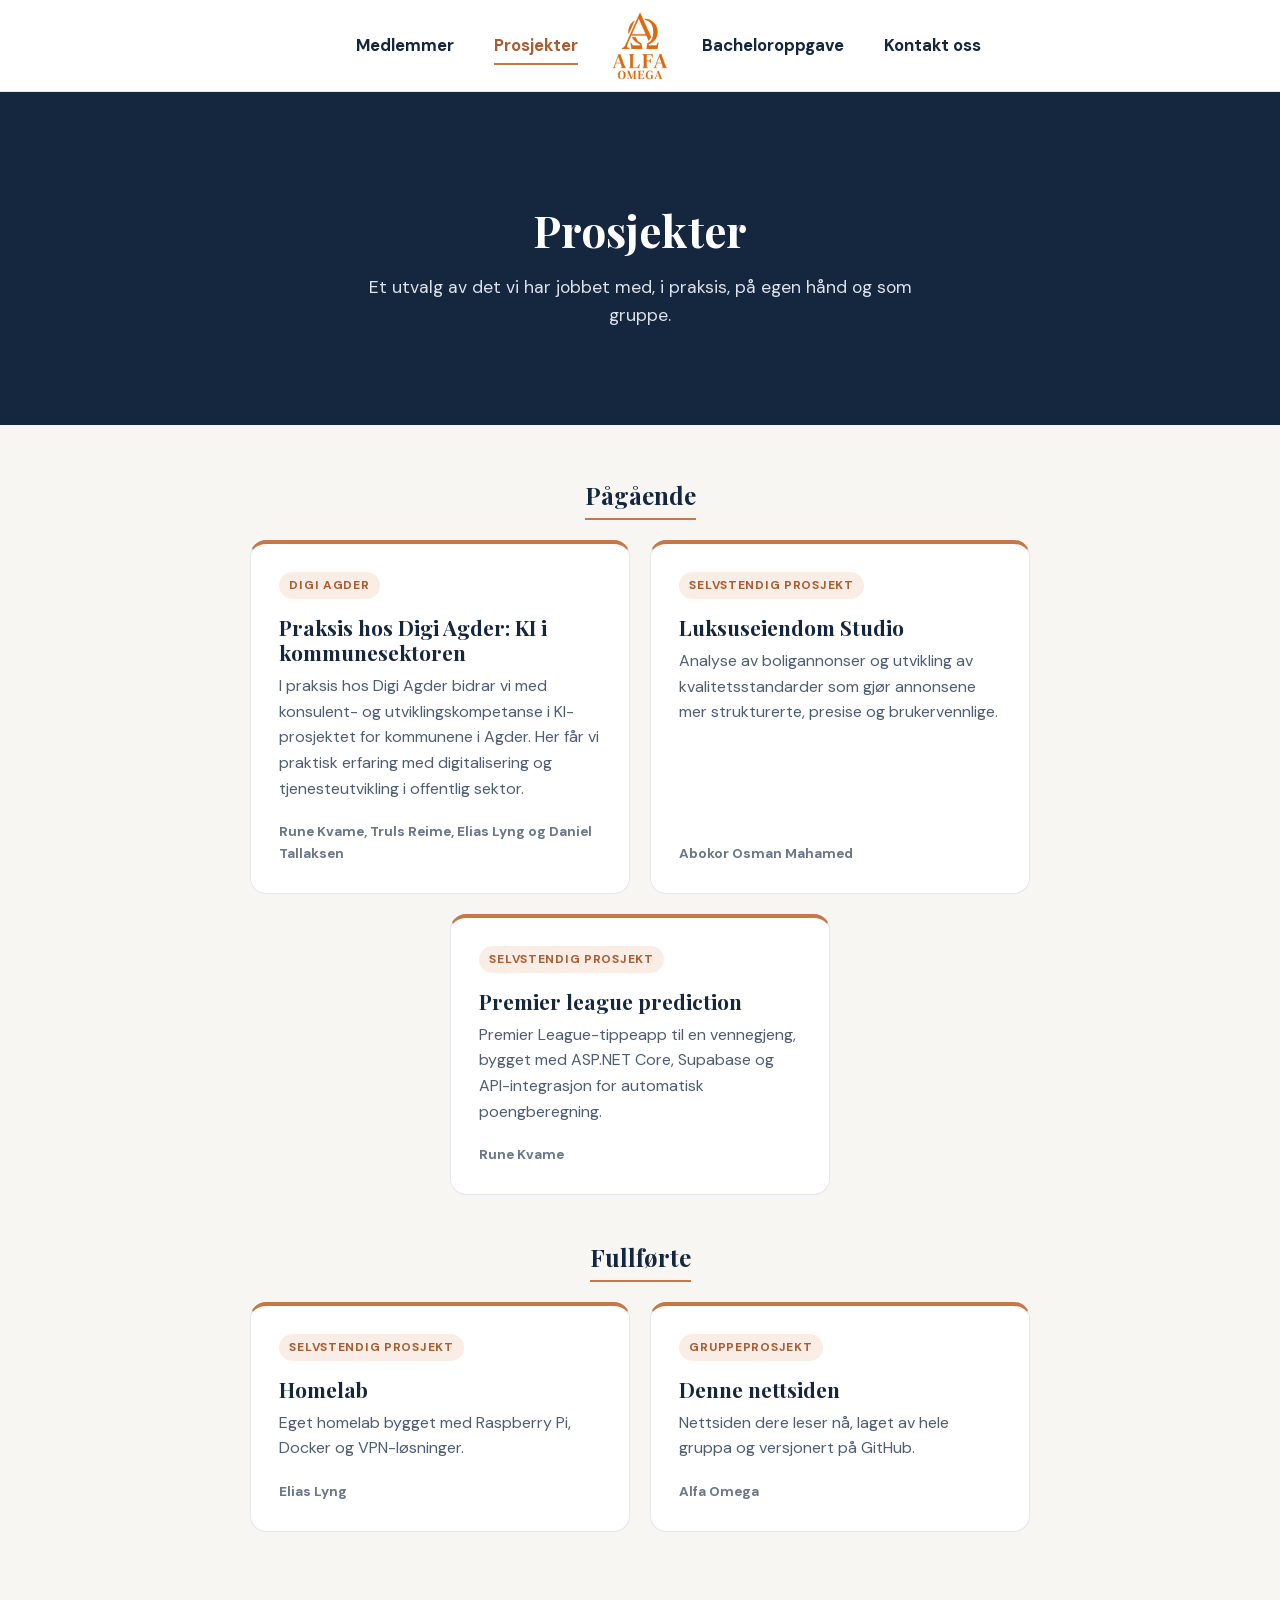
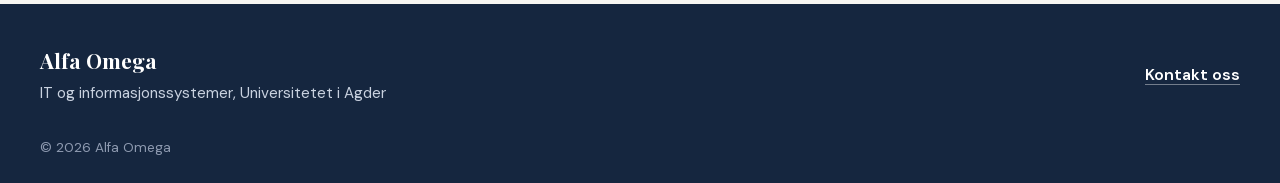
<file: prosjekter.html>
<!DOCTYPE html>
<html lang="no">
<head>
    <meta charset="utf-8" />
    <meta name="viewport" content="width=device-width, initial-scale=1.0" />
    <title>Prosjekter | Alfa Omega</title>
    <meta name="description" content="Prosjekter medlemmene i Alfa Omega har jobbet med." />
    <meta property="og:title" content="Prosjekter | Alfa Omega" />
    <meta property="og:description" content="Prosjekter medlemmene i Alfa Omega har jobbet med." />
    <meta property="og:image" content="https://thelyng.dev/images/opt/logo.png" />
    <meta property="og:type" content="website" />
    <meta name="theme-color" content="#15263F" />
    <link rel="icon" href="favicon.ico?v=2" sizes="any" />
    <link rel="icon" href="images/favicon-32.png?v=2" type="image/png" sizes="32x32" />
    <link rel="icon" href="images/icon-192.png?v=2" type="image/png" sizes="192x192" />
    <link rel="apple-touch-icon" href="images/apple-touch-icon.png?v=2" />
    <link rel="preload" href="fonts/dm-sans-latin.woff2" as="font" type="font/woff2" crossorigin>
    <link rel="preload" href="fonts/playfair-display-latin.woff2" as="font" type="font/woff2" crossorigin>
    <link rel="stylesheet" href="css/site.css?v=16" />
</head>
<body>
    <a class="skip-link" href="#innhold">Hopp til innhold</a>
    <header class="site-header">
        <div class="header-content">
            <nav class="site-nav site-nav-left" aria-label="Hovedmeny">
                <a href="medlemmer.html">Medlemmer</a>
                <a href="prosjekter.html" aria-current="page">Prosjekter</a>
            </nav>
            <a class="site-logo" href="index.html" aria-label="Alfa Omega, til forsiden">
                <img src="images/opt/logo.png" alt="Alfa Omega" width="337" height="400" />
            </a>
            <nav class="site-nav site-nav-right" aria-label="Hovedmeny, fortsettelse">
                <a href="bacheloroppgave.html">Bacheloroppgave</a>
                <a href="kontakt.html">Kontakt oss</a>
            </nav>
            <button class="nav-toggle" type="button" aria-expanded="false" aria-controls="hovedmeny">
                <span class="nav-toggle-bar"></span><span class="visually-hidden">Meny</span>
            </button>
        </div>
        <nav class="mobile-nav" id="hovedmeny" aria-label="Meny">
            <a href="medlemmer.html">Medlemmer</a>
            <a href="prosjekter.html" aria-current="page">Prosjekter</a>
            <a href="bacheloroppgave.html">Bacheloroppgave</a>
            <a href="kontakt.html">Kontakt oss</a>
        </nav>
    </header>

    <main id="innhold">
        <div class="page-head page-head-photo">
            <h1 class="page-title">Prosjekter</h1>
            <p class="page-intro">Et utvalg av det vi har jobbet med, i praksis, på egen hånd og som gruppe.</p>
        </div>
        <div class="wide">
        <section class="project-section">
            <h2 class="project-section-title">Pågående</h2>
            <div class="project-grid">
                <article class="project-card">
                    <span class="project-tag">Digi Agder</span>
                    <h3 class="project-name">Praksis hos Digi Agder: KI i kommunesektoren</h3>
                    <p class="project-description">I praksis hos Digi Agder bidrar vi med konsulent- og utviklingskompetanse i KI-prosjektet for kommunene i Agder. Her får vi praktisk erfaring med digitalisering og tjenesteutvikling i offentlig sektor.</p>
                    <p class="project-who">Rune Kvame, Truls Reime, Elias Lyng og Daniel Tallaksen</p>
                </article>
                <article class="project-card">
                    <span class="project-tag">Selvstendig prosjekt</span>
                    <h3 class="project-name">Luksuseiendom Studio</h3>
                    <p class="project-description">Analyse av boligannonser og utvikling av kvalitetsstandarder som gjør annonsene mer strukturerte, presise og brukervennlige.</p>
                    <p class="project-who">Abokor Osman Mahamed</p>
                </article>
                <article class="project-card">
                    <span class="project-tag">Selvstendig prosjekt</span>
                    <h3 class="project-name">Premier league prediction</h3>
                    <p class="project-description">Premier League-tippeapp til en vennegjeng, bygget med ASP.NET Core, Supabase og API-integrasjon for automatisk poengberegning.</p>
                    <p class="project-who">Rune Kvame</p>
                </article>
            </div>
        </section>
        <section class="project-section">
            <h2 class="project-section-title">Fullførte</h2>
            <div class="project-grid">
                <article class="project-card">
                    <span class="project-tag">Selvstendig prosjekt</span>
                    <h3 class="project-name">Homelab</h3>
                    <p class="project-description">Eget homelab bygget med Raspberry Pi, Docker og VPN-løsninger.</p>
                    <p class="project-who">Elias Lyng</p>
                </article>
                <article class="project-card">
                    <span class="project-tag">Gruppeprosjekt</span>
                    <h3 class="project-name">Denne nettsiden</h3>
                    <p class="project-description">Nettsiden dere leser nå, laget av hele gruppa og versjonert på GitHub.</p>
                    <p class="project-who">Alfa Omega</p>
                </article>
            </div>
        </section>
        </div>
        <!-- Mal for nytt prosjekt:
        <article class="project-card">
            <span class="project-tag">Kategori</span>
            <h3 class="project-name">Navn</h3>
            <p class="project-description">Hva, for hvem og hvilket resultat.</p>
            <p class="project-who">Hvem</p>
        </article>
        -->
    </main>

    <footer class="site-footer">
        <div class="footer-inner">
            <div>
                <strong>Alfa Omega</strong>
                <p>IT og informasjonssystemer, Universitetet i Agder</p>
            </div>
            <a class="footer-link" href="kontakt.html">Kontakt oss</a>
        </div>
        <p class="footer-copy">&copy; 2026 Alfa Omega</p>
    </footer>

    <script src="js/site.js?v=16"></script>
</body>
</html>
</file>
<file: css/site.css>
/* Alfa Omega, felles stilark */

/* Fonter lastes fra egen server (ikke Google) av personvernhensyn */
/* DM Sans, latin-ext */
@font-face {
    font-family: 'DM Sans';
    font-style: normal;
    font-weight: 400 700;
    font-display: swap;
    src: url('../fonts/dm-sans-latin-ext.woff2') format('woff2');
    unicode-range: U+0100-02BA, U+02BD-02C5, U+02C7-02CC, U+02CE-02D7, U+02DD-02FF, U+0304, U+0308, U+0329, U+1D00-1DBF, U+1E00-1E9F, U+1EF2-1EFF, U+2020, U+20A0-20AB, U+20AD-20C4, U+2113, U+2C60-2C7F, U+A720-A7FF;
}

/* DM Sans, latin */
@font-face {
    font-family: 'DM Sans';
    font-style: normal;
    font-weight: 400 700;
    font-display: swap;
    src: url('../fonts/dm-sans-latin.woff2') format('woff2');
    unicode-range: U+0000-00FF, U+0131, U+0152-0153, U+02BB-02BC, U+02C6, U+02DA, U+02DC, U+0304, U+0308, U+0329, U+2000-206F, U+20AC, U+2122, U+2191, U+2193, U+2212, U+2215, U+FEFF, U+FFFD;
}

/* Playfair Display, latin-ext */
@font-face {
    font-family: 'Playfair Display';
    font-style: normal;
    font-weight: 600 700;
    font-display: swap;
    src: url('../fonts/playfair-display-latin-ext.woff2') format('woff2');
    unicode-range: U+0100-02BA, U+02BD-02C5, U+02C7-02CC, U+02CE-02D7, U+02DD-02FF, U+0304, U+0308, U+0329, U+1D00-1DBF, U+1E00-1E9F, U+1EF2-1EFF, U+2020, U+20A0-20AB, U+20AD-20C4, U+2113, U+2C60-2C7F, U+A720-A7FF;
}

/* Playfair Display, latin */
@font-face {
    font-family: 'Playfair Display';
    font-style: normal;
    font-weight: 600 700;
    font-display: swap;
    src: url('../fonts/playfair-display-latin.woff2') format('woff2');
    unicode-range: U+0000-00FF, U+0131, U+0152-0153, U+02BB-02BC, U+02C6, U+02DA, U+02DC, U+0304, U+0308, U+0329, U+2000-206F, U+20AC, U+2122, U+2191, U+2193, U+2212, U+2215, U+FEFF, U+FFFD;
}

:root {
    --navy: #15263F;
    --navy-2: #1E3354;
    --orange: #C77645;
    --orange-dark: #A85E34;
    --orange-soft: #F9EDE6;
    --text: #4F5D73;
    --muted: #6B7689;
    --line: #E4E7EB;
    --bg: #F7F6F2;
    --white: #FFFFFF;
    --radius: 1rem;
    --shadow: 0 18px 50px rgba(21, 38, 63, .09);
    --serif: 'Playfair Display', Georgia, serif;
    --sans: 'DM Sans', system-ui, -apple-system, 'Segoe UI', sans-serif;
}

*, *::before, *::after { box-sizing: border-box; }

html { scroll-behavior: smooth; }

body {
    margin: 0;
    font-family: var(--sans);
    font-size: 1rem;
    line-height: 1.6;
    color: var(--text);
    background-color: var(--bg);
    -webkit-font-smoothing: antialiased;
    /* Footer holder seg nederst også på korte sider */
    display: flex; flex-direction: column; min-height: 100vh;
}
body > main { flex: 1 0 auto; }

img { max-width: 100%; height: auto; display: block; }

h1, h2, h3 { color: var(--navy); line-height: 1.2; }

a { color: var(--orange-dark); }

:focus-visible {
    outline: 3px solid var(--orange);
    outline-offset: 3px;
    border-radius: 4px;
}

.visually-hidden {
    position: absolute !important;
    width: 1px; height: 1px;
    overflow: hidden; clip: rect(0 0 0 0);
    white-space: nowrap;
}

.skip-link {
    position: absolute;
    left: 1rem; top: -3rem;
    background: var(--navy); color: var(--white);
    padding: .6rem 1rem; border-radius: .5rem;
    z-index: 100; text-decoration: none;
}
.skip-link:focus { top: 1rem; }

/* Layout helpers */
.wide { max-width: 1200px; margin: 0 auto; padding: 0 1.5rem; }
.narrow { max-width: 820px; margin: 0 auto; padding: 0 1.5rem; }
.stack > * + * { margin-top: 1.5rem; }
.section { padding: 4.5rem 0; }

/* Animations */
@keyframes rise-in {
    from { opacity: 0; transform: translateY(18px); }
    to { opacity: 1; transform: translateY(0); }
}

.hero-text, .face {
    animation: rise-in .7s cubic-bezier(.22, 1, .36, 1) both;
}

/* Myk inntoning når elementer scrolles inn (klassene settes av js/site.js) */
.reveal {
    opacity: 0;
    transform: translate3d(0, 32px, 0);
    transition:
        opacity .55s cubic-bezier(.22, 1, .36, 1),
        transform .55s cubic-bezier(.22, 1, .36, 1);
    transition-delay: var(--delay, 0ms);
}
.reveal.is-visible { opacity: 1; transform: none; }
.reveal:not(.is-visible) { will-change: opacity, transform; }

/* Kortene beholder sin egen hover-animasjon etter at de er vist */
.reveal.is-visible.member-card, .reveal.is-visible.project-card {
    transition: box-shadow .25s ease, transform .25s ease;
}

.site-header { transition: box-shadow .3s ease; }
.site-header.is-scrolled { box-shadow: 0 6px 24px rgba(21, 38, 63, .08); }


.face { animation-delay: calc(var(--i) * 70ms + 150ms); }

@media (prefers-reduced-motion: reduce) {
    *, *::before, *::after { animation: none !important; transition: none !important; }
    .reveal { opacity: 1 !important; transform: none !important; }
    html { scroll-behavior: auto; }
}

/* Buttons */
.btn {
    display: inline-flex;
    align-items: center;
    gap: .5rem;
    padding: .85rem 1.5rem;
    border-radius: 999px;
    font-family: var(--sans);
    font-weight: 700;
    font-size: 1rem;
    text-decoration: none;
    border: 2px solid transparent;
    transition: background-color .2s, color .2s, border-color .2s, transform .2s;
    cursor: pointer;
}
.btn svg { width: 1.1em; height: 1.1em; }
.btn:hover { transform: translateY(-2px); }
.btn-primary { background: var(--orange); color: var(--white); }
.btn-primary:hover { background: var(--orange-dark); }
.btn-secondary { background: transparent; color: var(--navy); border-color: var(--navy); }
.btn-secondary:hover { background: var(--navy); color: var(--white); }
.btn-ghost-light { color: var(--white); border-color: rgba(255,255,255,.5); }
.btn-ghost-light:hover { background: var(--white); color: var(--navy); }
/* Header */
.site-header {
    position: sticky; top: 0; z-index: 50;
    background-color: #FFFFFF;
    border-bottom: 1px solid var(--line);
}

.header-content {
    display: grid;
    grid-template-columns: 1fr auto 1fr;
    align-items: center;
    gap: 2rem;
    max-width: 1300px;
    margin: 0 auto;
    padding: .6rem 1.5rem;
}

.site-logo img { height: 72px; width: auto; }

.site-nav { display: flex; gap: 2.5rem; }
.site-nav-left { justify-content: flex-end; }
.site-nav-right { justify-content: flex-start; }

.site-nav a, .mobile-nav a {
    text-decoration: none;
    font-weight: 700;
    color: var(--navy);
    font-size: 1.05rem;
    white-space: nowrap;
    position: relative;
    padding: .35rem 0;
}

.site-nav a::after {
    content: '';
    position: absolute; left: 0; bottom: 0;
    width: 100%; height: 2px;
    background-color: var(--orange);
    transform: scaleX(0);
    transform-origin: left;
    transition: transform .25s ease;
}
.site-nav a:hover, .mobile-nav a:hover { color: var(--orange-dark); }
.site-nav a:hover::after, .site-nav a[aria-current="page"]::after { transform: scaleX(1); }
.site-nav a[aria-current="page"], .mobile-nav a[aria-current="page"] { color: var(--orange-dark); }

.nav-toggle {
    display: none;
    width: 44px; height: 44px;
    border: 0; background: transparent;
    cursor: pointer; position: relative;
    justify-self: end;
}
.nav-toggle-bar, .nav-toggle-bar::before, .nav-toggle-bar::after {
    position: absolute; left: 10px; width: 24px; height: 2px;
    background: var(--navy); border-radius: 2px;
    transition: transform .25s, opacity .2s;
}
.nav-toggle-bar { top: 21px; }
.nav-toggle-bar::before, .nav-toggle-bar::after { content: ''; left: 0; }
.nav-toggle-bar::before { top: -7px; }
.nav-toggle-bar::after { top: 7px; }
.nav-toggle[aria-expanded="true"] .nav-toggle-bar { background: transparent; }
.nav-toggle[aria-expanded="true"] .nav-toggle-bar::before { transform: translateY(7px) rotate(45deg); }
.nav-toggle[aria-expanded="true"] .nav-toggle-bar::after { transform: translateY(-7px) rotate(-45deg); }

.mobile-nav { display: none; }

@media (max-width: 1100px) {
    .header-content { gap: 1.25rem; }
    .site-nav { gap: 1.25rem; }
    .site-nav a { font-size: .95rem; }
    .site-logo img { height: 60px; }
}

@media (max-width: 760px) {
    .header-content { grid-template-columns: auto 1fr; }
    .site-nav-left, .site-nav-right { display: none; }
    .site-logo img { height: 52px; }
    .nav-toggle { display: block; }
    .mobile-nav {
        position: absolute; left: 0; right: 0; top: 100%;
        flex-direction: column;
        background: var(--white);
        border-bottom: 1px solid var(--line);
        box-shadow: var(--shadow);
        padding: .5rem 1.5rem 1rem;
    }
    .mobile-nav.is-open { display: flex; }
    .mobile-nav a { padding: .85rem 0; border-bottom: 1px solid var(--line); }
    .mobile-nav a:last-child { border-bottom: 0; }
}

/* Hero */
.hero {
    background:
        radial-gradient(1000px 400px at 100% 0%, var(--orange-soft), transparent 70%),
        var(--bg);
    border-bottom: 1px solid var(--line);
}
.hero-inner {
    max-width: 1200px; margin: 0 auto;
    padding: 4.5rem 1.5rem;
    display: grid;
    grid-template-columns: 1.1fr 1fr;
    gap: 3.5rem;
    align-items: center;
}
.eyebrow {
    text-transform: uppercase;
    letter-spacing: .12em;
    font-size: .8rem;
    font-weight: 700;
    color: var(--orange-dark);
    margin: 0 0 1rem;
}
.hero h1 {
    font-family: var(--serif);
    font-size: clamp(2.2rem, 4.5vw, 3.4rem);
    margin: 0 0 1.25rem;
}
.lead { font-size: 1.15rem; max-width: 34rem; margin: 0 0 2rem; }
.hero-actions { display: flex; gap: 1rem; flex-wrap: wrap; }

.face-grid {
    display: grid;
    grid-template-columns: repeat(3, 1fr);
    gap: .9rem;
}
.face {
    position: relative;
    display: block;
    border-radius: var(--radius);
    overflow: hidden;
    aspect-ratio: 1;
    background: var(--line);
    text-decoration: none;
}
.face:nth-child(3n+2) { transform: translateY(1.5rem); }
.face img { width: 100%; height: 100%; object-fit: cover; transition: transform .4s ease; }
.face span {
    position: absolute; left: .6rem; bottom: .6rem;
    background: rgba(255,255,255,.92);
    color: var(--navy);
    font-weight: 700; font-size: .8rem;
    padding: .2rem .6rem; border-radius: 999px;
}
.face:hover img { transform: scale(1.05); }

@media (max-width: 860px) {
    .hero-inner { grid-template-columns: 1fr; padding: 3rem 1.25rem; gap: 2.5rem; }
    .face:nth-child(3n+2) { transform: none; }
    .face-grid { gap: .6rem; }
}

/* Sections */
.section-title {
    font-family: var(--serif);
    font-size: clamp(1.7rem, 3vw, 2.2rem);
    text-align: center;
    margin: 0 0 1.5rem;
}
.section-title::after {
    content: '';
    display: block;
    width: 48px; height: 3px;
    margin: .9rem auto 0;
    background: var(--orange);
    border-radius: 2px;
}

.about-text { font-size: 1.1rem; line-height: 1.75; margin: 0; }
.about-text + .about-text { margin-top: 1rem; }

.video-section { background: var(--white); border-top: 1px solid var(--line); border-bottom: 1px solid var(--line); }
.video-frame {
    position: relative; aspect-ratio: 16 / 9; margin-top: 2rem;
    border-radius: var(--radius); overflow: hidden; box-shadow: var(--shadow);
    background: var(--navy);
}
.video-frame iframe, .video-frame video { position: absolute; inset: 0; width: 100%; height: 100%; border: 0; }

.skills-section { background: var(--white); border-top: 1px solid var(--line); border-bottom: 1px solid var(--line); }
.skill-grid {
    display: grid;
    grid-template-columns: repeat(2, 1fr);
    gap: 1.25rem;
    margin-top: 2.5rem;
}
.skill-card {
    background: var(--bg);
    border: 1px solid var(--line);
    border-radius: var(--radius);
    padding: 1.75rem;
}
.skill-card h3 { font-family: var(--serif); font-size: 1.25rem; margin: .5rem 0 .6rem; }
.skill-card p { margin: 0; }
.skill-num { font-weight: 700; color: var(--orange); font-size: .9rem; letter-spacing: .08em; }
.skill-who { margin-top: 1rem !important; font-size: .85rem; color: var(--muted); font-weight: 700; }

.cta-band {
    background: var(--navy);
    color: #DDE3EC;
    text-align: center;
    padding: 7rem 0;
}
.cta-band h2 { color: var(--white); font-family: var(--serif); font-size: clamp(1.7rem, 3vw, 2.2rem); margin: 0 0 .75rem; }
.cta-band p { margin: 0 0 1.75rem; font-size: 1.1rem; }

/* Page head */
.page-head { text-align: center; padding: 3.5rem 1.5rem 2.5rem; }
.page-title {
    font-family: var(--serif);
    font-size: clamp(2rem, 4vw, 2.75rem);
    margin: 0;
}
.page-intro { max-width: 38rem; margin: 1rem auto 0; font-size: 1.1rem; }
main { padding-bottom: 0; }
.page-head + .wide, .page-head + .narrow { padding-bottom: 4.5rem; }

/* Members */
.member-card {
    display: flex;
    gap: 2.25rem;
    align-items: flex-start;
    padding: 2rem;
    background: var(--white);
    border: 1px solid var(--line);
    border-radius: var(--radius);
    transition: box-shadow .25s ease, transform .25s ease;
    scroll-margin-top: 110px;
}
.member-card:hover { box-shadow: var(--shadow); transform: translateY(-3px); }
.member-card:target { border-color: var(--orange); box-shadow: 0 0 0 3px var(--orange-soft); }

.member-photo-col { display: flex; flex-direction: column; align-items: center; flex-shrink: 0; }
.member-photo { width: 180px; height: 180px; object-fit: cover; border-radius: .75rem; }

.member-info { flex: 1; min-width: 0; }
.member-name { font-family: var(--serif); font-size: 1.6rem; margin: 0 0 .25rem; }
.member-title {
    display: inline-block; margin: 0 0 .6rem; padding: .25rem .8rem; border-radius: 999px;
    background: var(--bg); border: 1px solid var(--line); color: var(--navy);
    font-size: .85rem; font-weight: 700;
}
.member-role { color: var(--orange-dark); font-weight: 700; margin: 0 0 1rem; }
.member-bio { margin: 0 0 1rem; }

.social-links { display: flex; gap: .6rem; margin-top: 1rem; }
.social-links a {
    display: grid; place-items: center;
    width: 40px; height: 40px;
    border-radius: 50%;
    color: var(--navy);
    background: var(--bg);
    border: 1px solid var(--line);
    transition: background-color .2s, color .2s;
}
.social-links a svg { width: 18px; height: 18px; }
.social-links a:hover { background: var(--navy); color: var(--white); }

@media (max-width: 680px) {
    .member-card { flex-direction: column; align-items: center; text-align: center; padding: 1.5rem; }
    .member-photo { width: 150px; height: 150px; }
    .member-bio { text-align: left; }
}

/* Kontakt */
.contact-primary {
    display: flex; align-items: center; gap: 1.5rem; flex-wrap: wrap;
    background: var(--white); border-radius: var(--radius); box-shadow: var(--shadow);
    border-top: 4px solid var(--orange); padding: 1.75rem 2rem;
}
.contact-primary-photo { width: 96px; height: 96px; border-radius: 50%; object-fit: cover; flex-shrink: 0; }
.contact-primary-text { flex: 1; min-width: 12rem; }
.contact-primary-role {
    margin: 0 0 .25rem; font-size: .8rem; font-weight: 700; letter-spacing: .12em; text-transform: uppercase;
    color: var(--orange-dark);
}
.contact-primary-name { font-family: var(--serif); font-size: 1.6rem; margin: 0 0 .25rem; color: var(--navy); }
.contact-primary-mail { color: var(--navy); font-weight: 600; word-break: break-all; }
@media (max-width: 560px) {
    .contact-primary { padding: 1.5rem; }
    .contact-primary .btn { width: 100%; justify-content: center; }
}
/* Projects */
.project-section + .project-section { margin-top: 3rem; }
.project-section-title {
    font-family: var(--serif);
    font-size: 1.5rem;
    margin: 0 0 1.25rem;
    padding-bottom: .5rem;
    border-bottom: 2px solid var(--orange);
    display: inline-block;
}
.project-section { text-align: center; }
.project-grid {
    display: flex;
    flex-wrap: wrap;
    justify-content: center;
    gap: 1.25rem;
    text-align: left;
}
.project-grid .project-card { flex: 0 1 380px; }
.project-card {
    display: flex; flex-direction: column;
    background: var(--white);
    border: 1px solid var(--line);
    border-top: 4px solid var(--orange);
    border-radius: var(--radius);
    padding: 1.75rem;
    transition: box-shadow .25s ease, transform .25s ease;
}
.project-card:hover { box-shadow: var(--shadow); transform: translateY(-3px); }
.project-tag {
    align-self: flex-start;
    font-size: .75rem; font-weight: 700; letter-spacing: .06em; text-transform: uppercase;
    color: var(--orange-dark); background: var(--orange-soft);
    padding: .25rem .65rem; border-radius: 999px;
}
.project-name { font-family: var(--serif); font-size: 1.3rem; margin: 1rem 0 .5rem; }
.project-description { margin: 0 0 1.25rem; flex: 1; }
.project-who { margin: 0; font-size: .85rem; font-weight: 700; color: var(--muted); }

/* Coming soon */
.soon-card {
    background: var(--white);
    border: 1px dashed #CDD3DC;
    border-radius: var(--radius);
    padding: 2.5rem 2rem;
    text-align: center;
}
.soon-card p { font-size: 1.1rem; margin: 0 0 1.5rem; }
.soon-card p:last-child { margin-bottom: 0; }
.soon-card .soon-label {
    font-size: .8rem; font-weight: 700; letter-spacing: .12em; text-transform: uppercase;
    color: var(--orange-dark); margin-bottom: .75rem;
}

/* Footer */
.site-footer { background: var(--navy); color: #C9D2E0; padding: 2.5rem 1.5rem 1.5rem; }
.footer-inner {
    max-width: 1200px; margin: 0 auto;
    display: flex; justify-content: space-between; align-items: center; gap: 1.5rem; flex-wrap: wrap;
}
.footer-inner strong { color: var(--white); font-family: var(--serif); font-size: 1.3rem; }
.footer-inner p { margin: .25rem 0 0; font-size: .95rem; }
.footer-link { color: var(--white); font-weight: 600; text-decoration: underline; text-underline-offset: .25em; text-decoration-color: rgba(255,255,255,.4); }
.footer-link:hover, .footer-link:focus-visible { text-decoration-color: currentColor; }
.footer-copy { max-width: 1200px; margin: 2rem auto 0; font-size: .85rem; color: #8E9AB0; }

@media (max-width: 640px) {
    .skill-grid { grid-template-columns: 1fr; }
}

/* Toppbilde på prosjektsiden */
.page-head-photo {
    background: var(--navy);
    padding: 7rem 1.5rem 6rem;
    margin-bottom: 3.5rem;
}
.page-head-photo .page-title { color: var(--white); }
.page-head-photo .page-intro { color: #DDE3EC; }
@media (max-width: 680px) {
    .page-head-photo { padding: 4.5rem 1.25rem 4rem; margin-bottom: 2.5rem; }
}

/* Forside: stort bilde bak toppen, menyen ligger oppå bildet */
.site-header--overlay {
    position: fixed; left: 0; right: 0; top: 0;
    background-color: transparent;
    border-bottom-color: transparent;
    transition: background-color .3s ease, box-shadow .3s ease, border-color .3s ease;
}
.site-header--overlay:not(.is-scrolled) .site-nav a { color: var(--white); text-shadow: 0 1px 8px rgba(0,0,0,.35); }
.site-header--overlay:not(.is-scrolled) .site-nav a:hover,
.site-header--overlay:not(.is-scrolled) .site-nav a[aria-current="page"] { color: #F3C9AE; }
.site-header--overlay:not(.is-scrolled) .nav-toggle-bar,
.site-header--overlay:not(.is-scrolled) .nav-toggle-bar::before,
.site-header--overlay:not(.is-scrolled) .nav-toggle-bar::after { background: var(--white); }
.site-header--overlay:not(.is-scrolled) .nav-toggle[aria-expanded="true"] .nav-toggle-bar { background: transparent; }
.site-header--overlay.is-scrolled { background-color: var(--white); border-bottom-color: var(--line); }

.hero--photo {
    position: relative;
    min-height: 100vh;
    min-height: 100svh;
    display: flex;
    align-items: center;
    color: #E6EBF2;
    border-bottom: 0;
    background:
        linear-gradient(90deg, rgba(21, 38, 63, .92) 0%, rgba(21, 38, 63, .72) 45%, rgba(21, 38, 63, .25) 100%),
        url('../images/opt/praksis.jpg') 70% center / cover no-repeat,
        var(--navy);
}
.hero--photo .hero-inner { display: block; width: 100%; padding-top: 8rem; padding-bottom: 6rem; }
.hero--photo .hero-text { max-width: 640px; }
.hero--photo h1 { color: var(--white); font-size: clamp(2.4rem, 5.5vw, 4.2rem); }
.hero--photo .eyebrow { color: #F3C9AE; }
.hero--photo .lead { color: #DDE3EC; }

.scroll-down {
    position: absolute; left: 50%; bottom: 2rem;
    transform: translateX(-50%);
    width: 52px; height: 52px;
    display: grid; place-items: center;
    border: 2px solid rgba(255,255,255,.6);
    border-radius: 50%;
    color: var(--white);
    animation: bob 2.2s ease-in-out infinite;
}
.scroll-down svg { width: 22px; height: 22px; }
.scroll-down:hover { background: rgba(255,255,255,.12); }
@keyframes bob { 0%, 100% { transform: translate(-50%, 0); } 50% { transform: translate(-50%, 6px); } }

.team-section { background: var(--bg); }
.face-grid--row { grid-template-columns: repeat(6, 1fr); margin-top: 2.5rem; }
.face-grid--row .face:nth-child(3n+2) { transform: none; }
@media (max-width: 960px) { .face-grid--row { grid-template-columns: repeat(3, 1fr); } }

@media (max-width: 760px) {
    .hero--photo {
        background:
            linear-gradient(180deg, rgba(21, 38, 63, .78), rgba(21, 38, 63, .9)),
            url('../images/opt/praksis.jpg') 65% center / cover no-repeat,
            var(--navy);
    }
    .hero--photo .hero-inner { padding-top: 7rem; }
}


/* Bacheloroppgave */
.bachelor-card {
    background: var(--white);
    border: 1px solid var(--line);
    border-top: 4px solid var(--orange);
    border-radius: var(--radius);
    box-shadow: var(--shadow);
    padding: 2.5rem 2.25rem;
}
.bachelor-logo {
    display: inline-flex;
    padding: .9rem 1.25rem;
    background: var(--bg);
    border: 1px solid var(--line);
    border-radius: .75rem;
    margin-bottom: 1.5rem;
}
.bachelor-logo img { height: 34px; width: auto; }
.bachelor-label {
    margin: 0 0 .5rem; font-size: .8rem; font-weight: 700; letter-spacing: .12em; text-transform: uppercase;
    color: var(--orange-dark);
}
.bachelor-title { font-family: var(--serif); font-size: clamp(1.5rem, 3vw, 2rem); margin: 0 0 .35rem; }
.bachelor-tagline { margin: 0 0 1.5rem; font-size: 1.15rem; font-weight: 700; color: var(--navy); }

.bachelor-section { margin-top: 4rem; }

.bachelor-steps {
    list-style: none; margin: 0; padding: 0;
    display: grid; grid-template-columns: repeat(3, 1fr); gap: 1.25rem;
    counter-reset: none;
}
.bachelor-steps li {
    background: var(--white);
    border: 1px solid var(--line);
    border-radius: var(--radius);
    padding: 1.5rem;
}
.bachelor-steps h3 { font-family: var(--serif); font-size: 1.25rem; margin: .5rem 0 .5rem; }
.bachelor-steps p { margin: 0; }

.bachelor-list { margin: 0; padding: 0; list-style: none; }
.bachelor-list li {
    position: relative;
    padding: .9rem 0 .9rem 1.75rem;
    border-bottom: 1px solid var(--line);
    font-size: 1.05rem;
}
.bachelor-list li:last-child { border-bottom: 0; }
.bachelor-list li::before {
    content: '';
    position: absolute; left: .25rem; top: 1.45rem;
    width: 8px; height: 8px; border-radius: 50%;
    background: var(--orange);
}

.bachelor-tags {
    list-style: none; margin: 0; padding: 0;
    display: flex; flex-wrap: wrap; justify-content: center; gap: .6rem;
}
.bachelor-tags li {
    font-weight: 700; font-size: .9rem; color: var(--navy);
    background: var(--white); border: 1px solid var(--line);
    padding: .45rem 1rem; border-radius: 999px;
}

@media (max-width: 680px) {
    .bachelor-card { padding: 1.75rem 1.5rem; }
    .bachelor-steps { grid-template-columns: 1fr; }
    .bachelor-section { margin-top: 3rem; }
}
</file>
